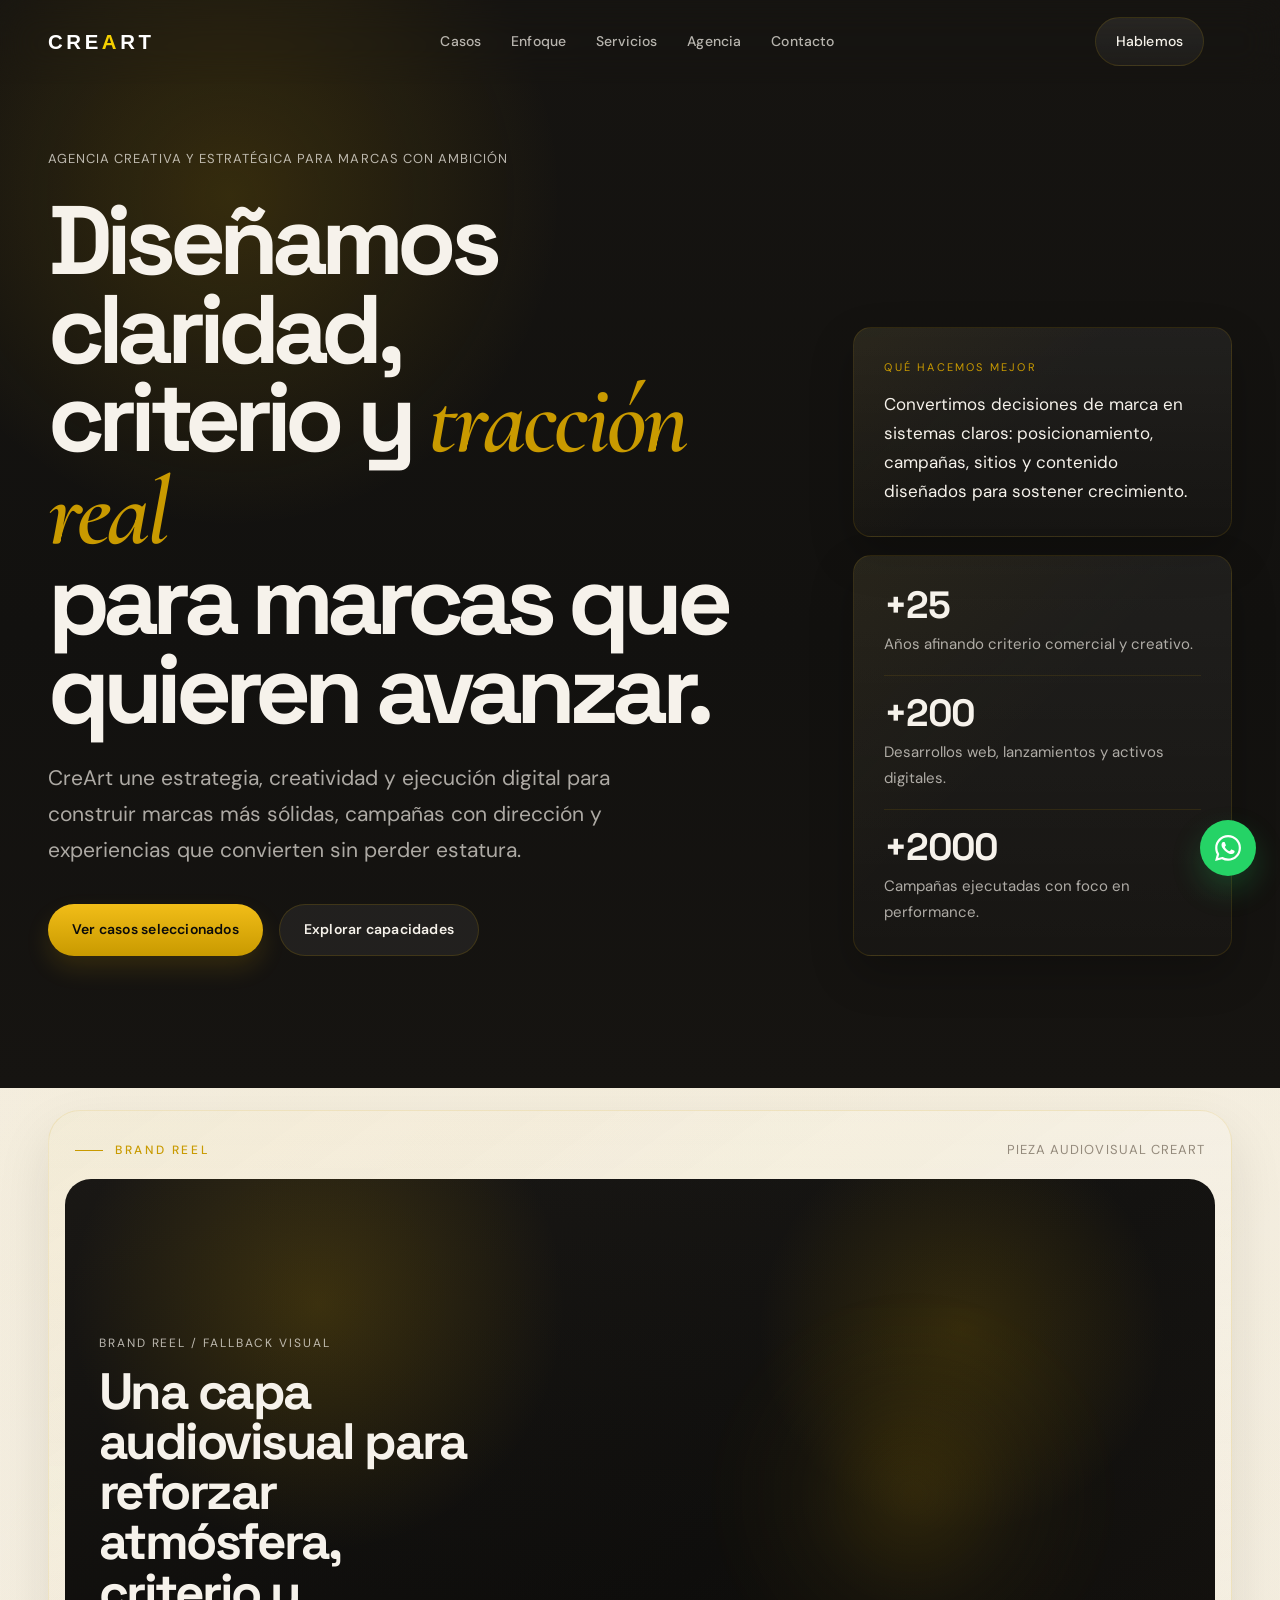
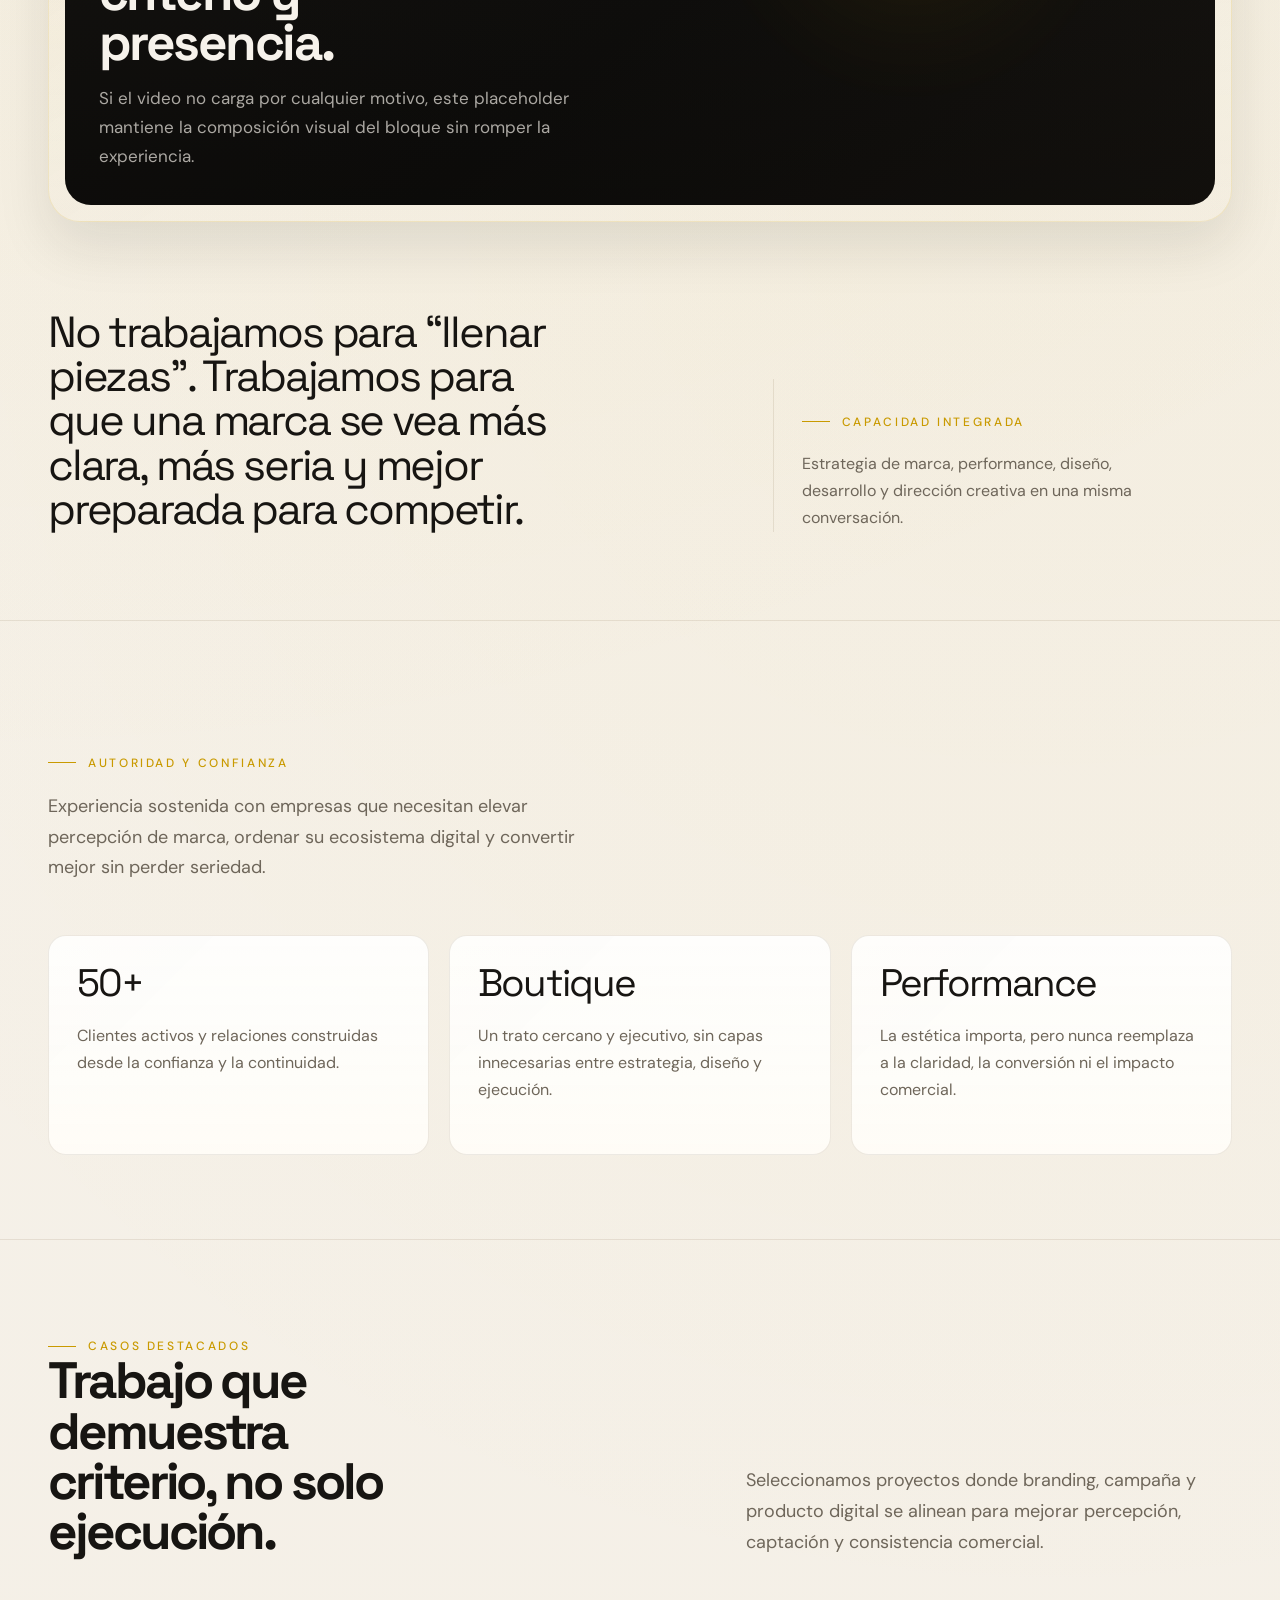
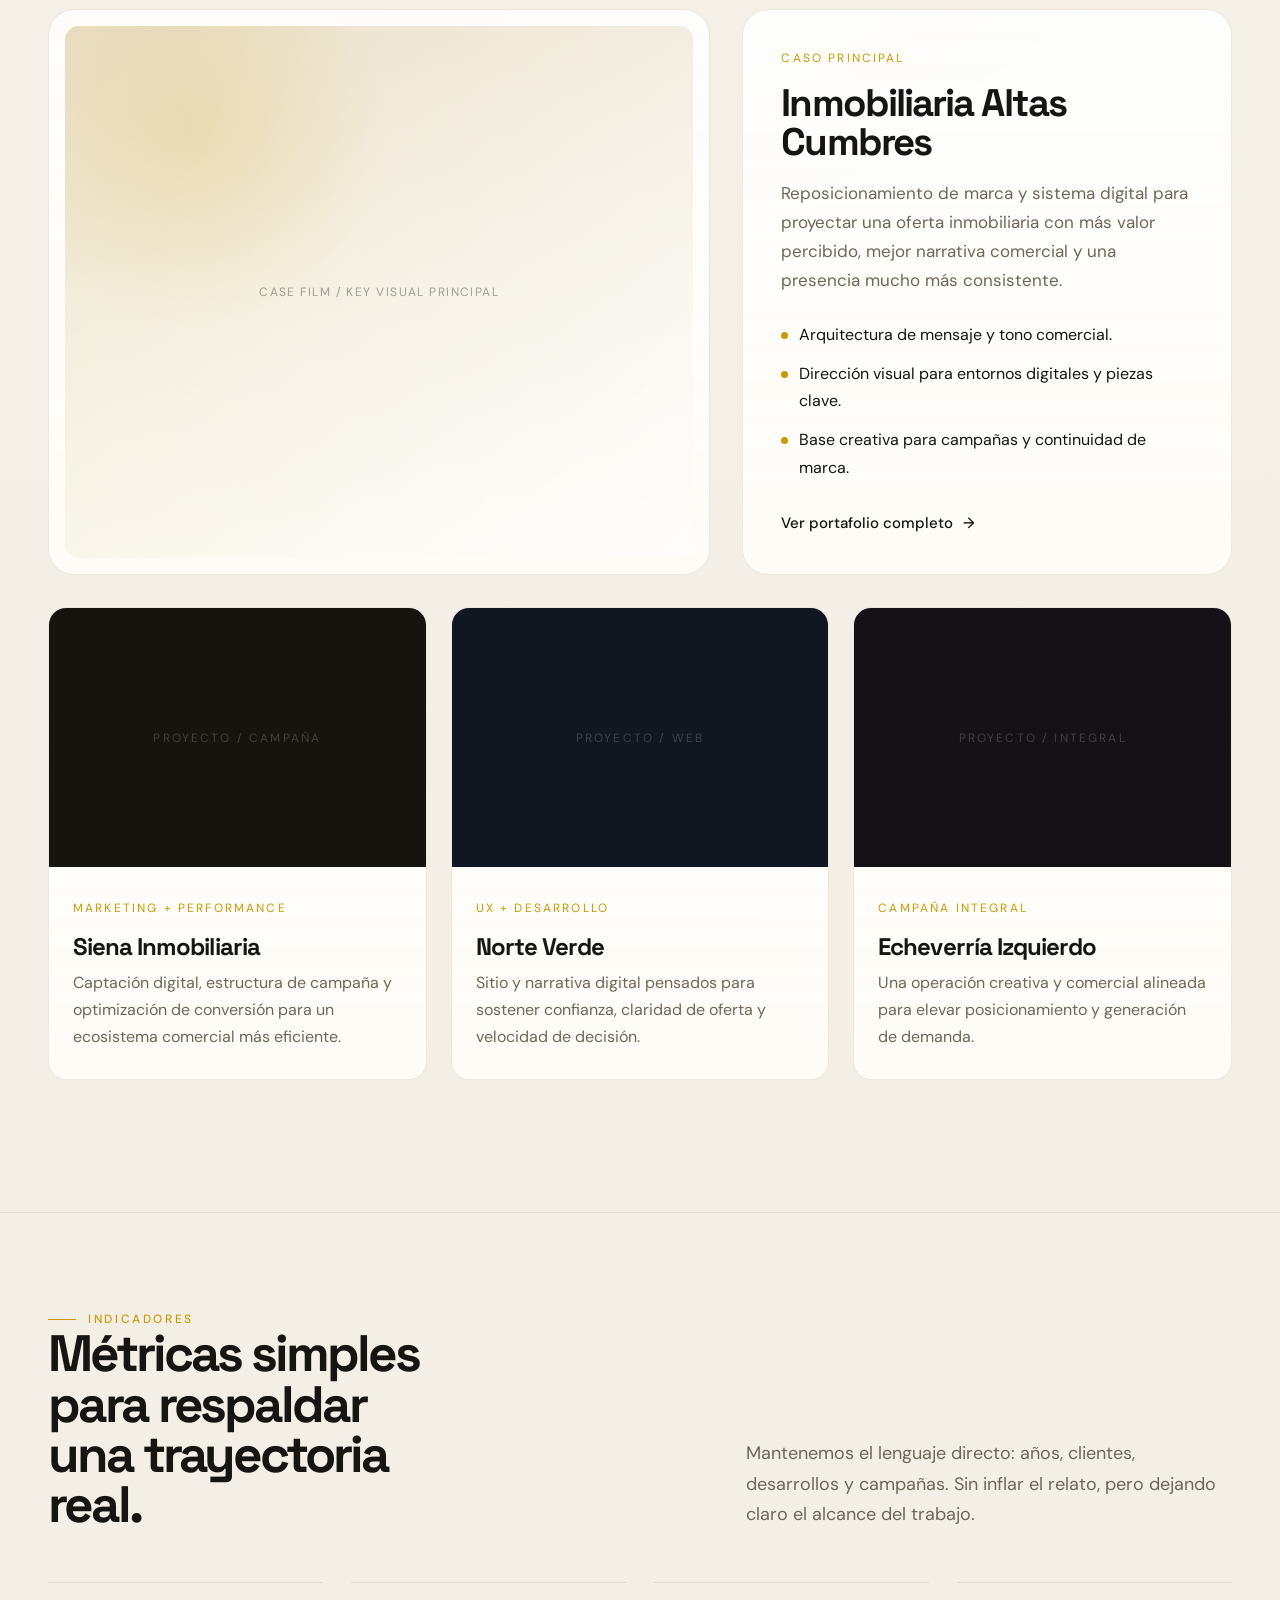
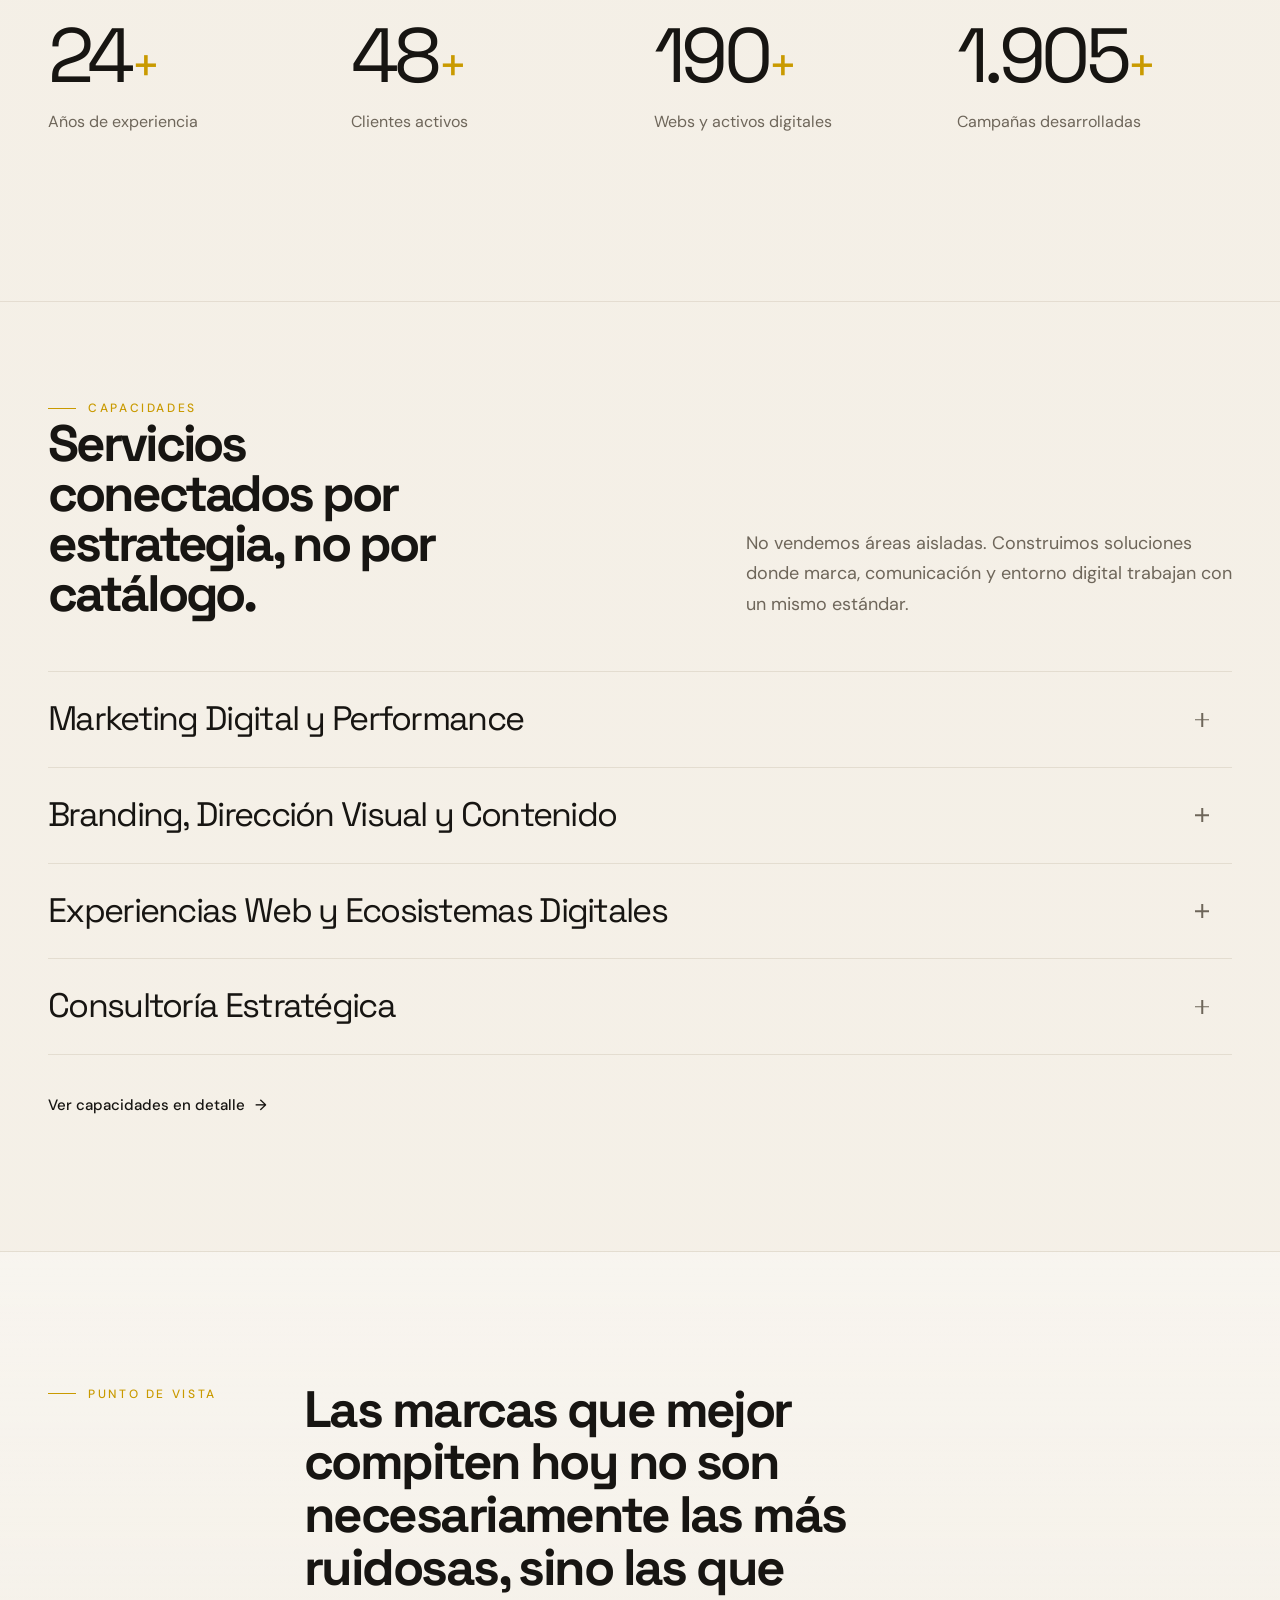
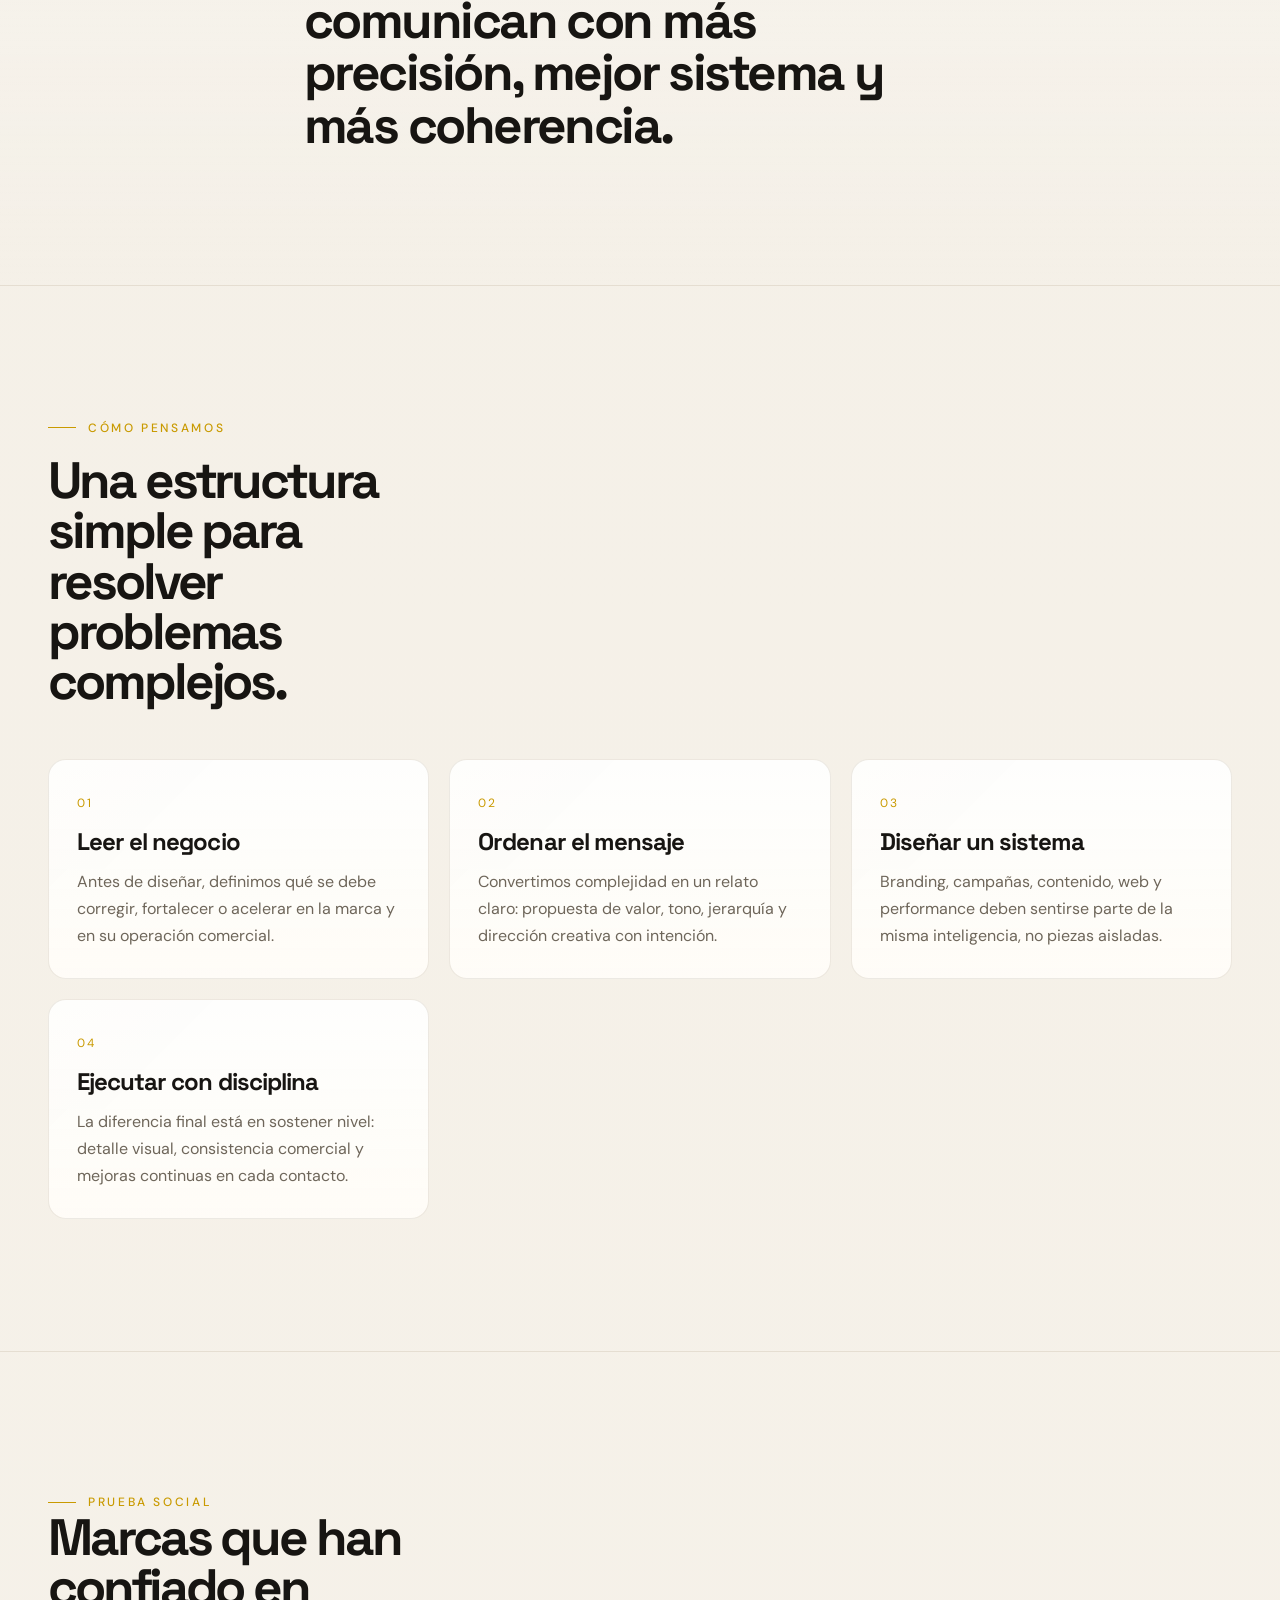
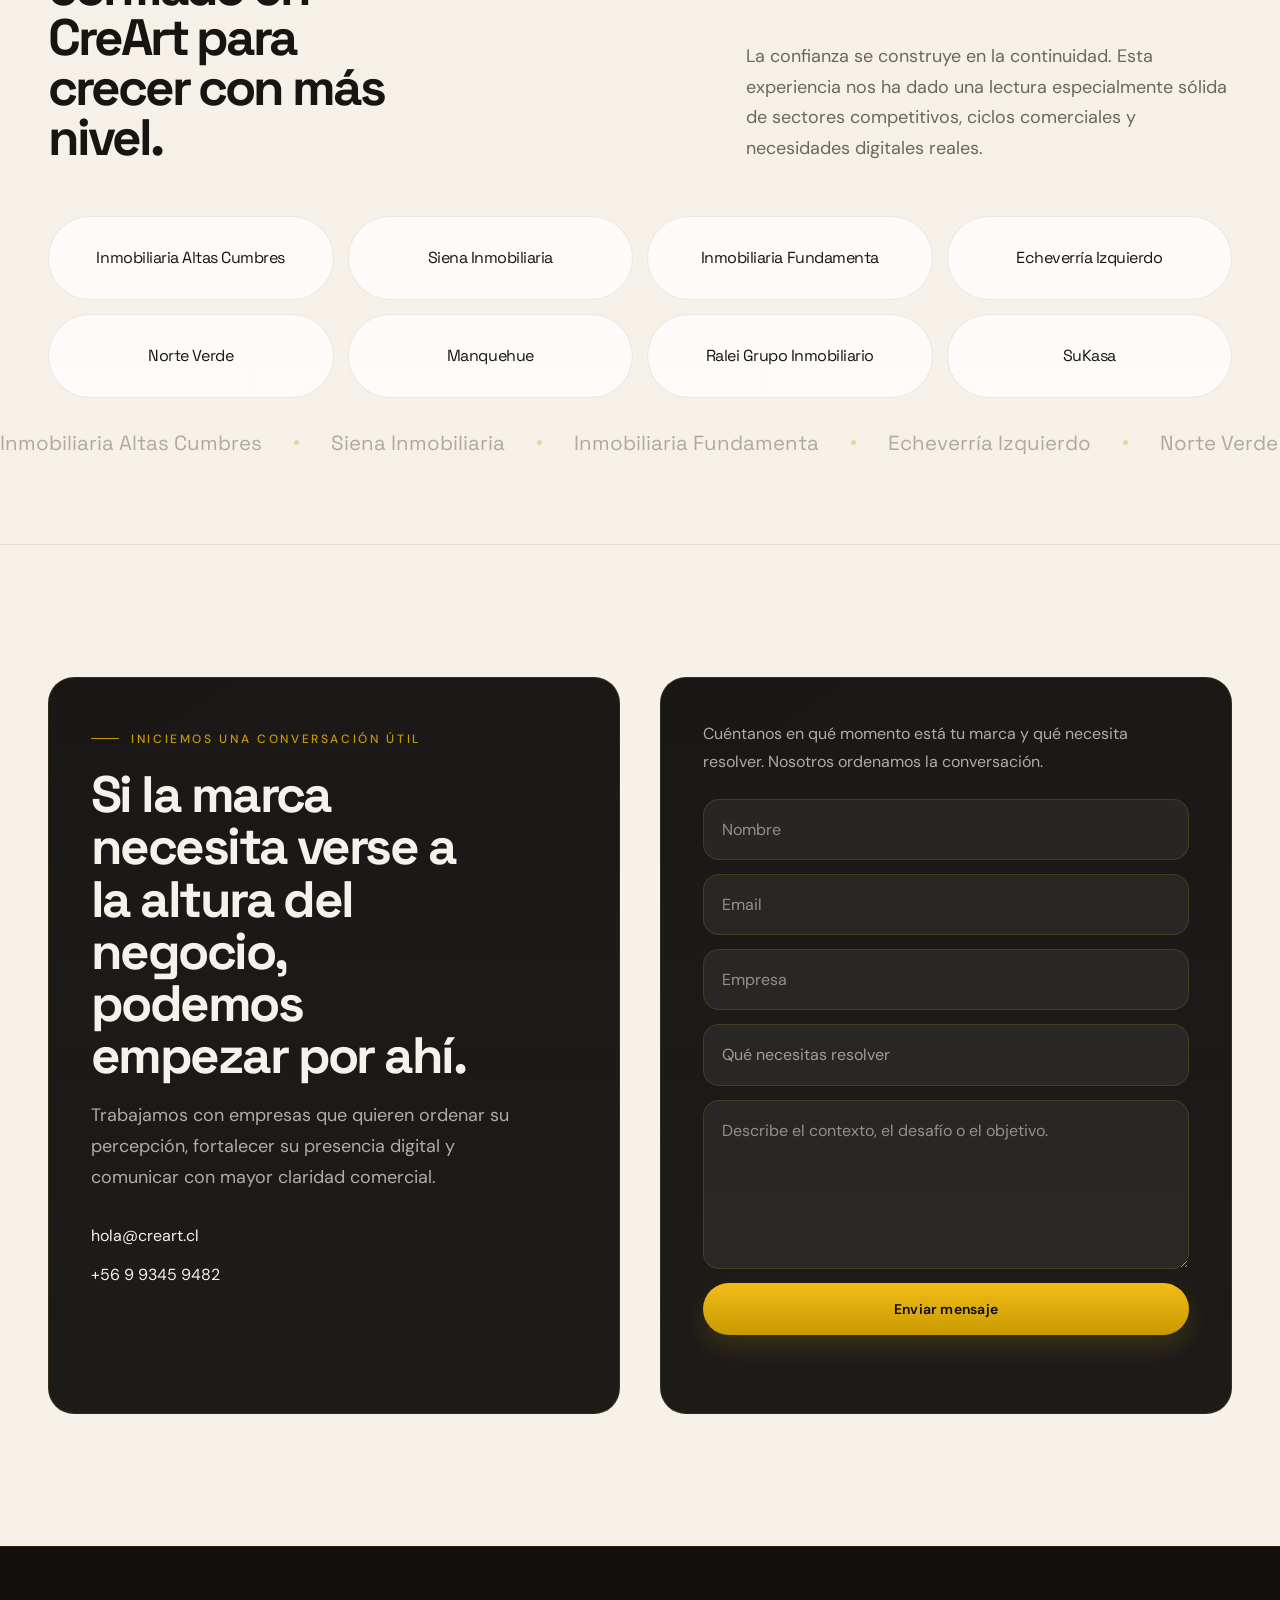
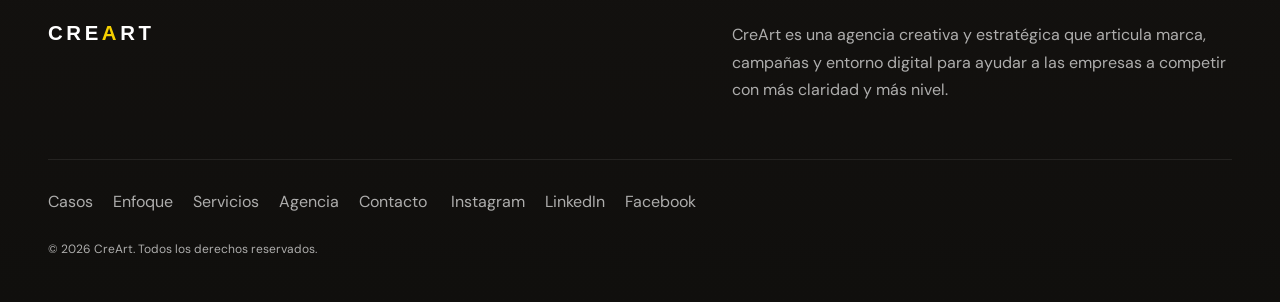
<file: CreArt/index.html>
<!DOCTYPE html>
<html lang="es">
<head>
  <meta charset="UTF-8">
  <meta name="viewport" content="width=device-width, initial-scale=1.0">
  <title>CreArt — Estrategia creativa para marcas que quieren avanzar</title>
  <meta name="description" content="CreArt es una agencia creativa y estratégica especializada en branding, campañas, performance y desarrollo digital para marcas que necesitan crecer con criterio.">
  <meta property="og:title" content="CreArt — Estrategia creativa para marcas que quieren avanzar">
  <meta property="og:description" content="Construimos marcas, campañas y experiencias digitales con foco estratégico, impacto comercial y ejecución sólida.">
  <meta property="og:type" content="website">
  <meta property="og:url" content="https://creart.cl">
  <link rel="preconnect" href="https://fonts.googleapis.com">
  <link rel="preconnect" href="https://fonts.gstatic.com" crossorigin>
  <link href="https://fonts.googleapis.com/css2?family=Cormorant+Garamond:wght@500;600&family=Space+Grotesk:wght@400;500;700&family=DM+Sans:wght@300;400;500&display=swap" rel="stylesheet">
  <link rel="stylesheet" href="css/style.css?v=3">
  <link rel="stylesheet" href="css/components.css?v=3">
  <link rel="stylesheet" href="css/animations.css?v=3">
</head>
<body>

  <header class="nav" id="nav">
    <div class="nav__inner">
      <a href="index.html" class="nav__logo" aria-label="Ir al inicio de CreArt">
        <img src="assets/img/logo-creart.svg" alt="CreArt" class="logo-img" data-logo-dark="assets/img/logo-creart-dark.svg" data-logo-light="assets/img/logo-creart.svg">
      </a>
      <nav class="nav__menu" aria-label="Principal">
        <a href="#trabajo" class="nav__link">Casos</a>
        <a href="#enfoque" class="nav__link">Enfoque</a>
        <a href="servicios.html" class="nav__link">Servicios</a>
        <a href="nosotros.html" class="nav__link">Agencia</a>
        <a href="contacto.html" class="nav__link">Contacto</a>
      </nav>
      <a href="#contacto" class="nav__cta">Hablemos</a>
      <button class="nav__hamburger" id="navToggle" aria-label="Abrir menú" aria-expanded="false" aria-controls="mobileMenu">
        <span></span>
        <span></span>
      </button>
    </div>
  </header>

  <div class="mobile-menu" id="mobileMenu">
    <nav class="mobile-menu__nav" aria-label="Menú móvil">
      <a href="#trabajo" class="mobile-menu__link">Casos</a>
      <a href="#enfoque" class="mobile-menu__link">Enfoque</a>
      <a href="servicios.html" class="mobile-menu__link">Servicios</a>
      <a href="nosotros.html" class="mobile-menu__link">Agencia</a>
      <a href="contacto.html" class="mobile-menu__link">Contacto</a>
    </nav>
  </div>

  <main>

    <section class="hero hero--home">
      <div class="container hero__grid">
        <div class="hero__main">
          <p class="hero__eyebrow">Agencia creativa y estratégica para marcas con ambición</p>
          <h1 class="hero__title">
            <span class="hero__line">Diseñamos claridad,</span>
            <span class="hero__line">criterio y <em>tracción real</em></span>
            <span class="hero__line">para marcas que quieren avanzar.</span>
          </h1>
          <p class="hero__sub">CreArt une estrategia, creatividad y ejecución digital para construir marcas más sólidas, campañas con dirección y experiencias que convierten sin perder estatura.</p>
          <div class="hero__actions">
            <a href="#trabajo" class="btn btn--primary">Ver casos seleccionados</a>
            <a href="servicios.html" class="btn btn--ghost">Explorar capacidades</a>
          </div>
        </div>
        <aside class="hero__aside reveal">
          <div class="hero-card hero-card--statement">
            <span class="hero-card__label">Qué hacemos mejor</span>
            <p>Convertimos decisiones de marca en sistemas claros: posicionamiento, campañas, sitios y contenido diseñados para sostener crecimiento.</p>
          </div>
          <div class="hero-card hero-card--metrics">
            <div class="hero-metric">
              <strong>+25</strong>
              <span>Años afinando criterio comercial y creativo.</span>
            </div>
            <div class="hero-metric">
              <strong>+200</strong>
              <span>Desarrollos web, lanzamientos y activos digitales.</span>
            </div>
            <div class="hero-metric">
              <strong>+2000</strong>
              <span>Campañas ejecutadas con foco en performance.</span>
            </div>
          </div>
        </aside>
      </div>
    </section>

    <section class="video-showcase reveal" aria-labelledby="videoShowcaseTitle">
      <div class="container">
        <div class="video-showcase__frame js-video-shell">
          <div class="video-showcase__header">
            <span class="section-kicker">Brand reel</span>
            <p class="video-showcase__meta">Pieza audiovisual CreArt</p>
          </div>

          <div class="video-showcase__media">
            <video
              class="video-showcase__video"
              autoplay
              muted
              loop
              playsinline
              preload="metadata"
              aria-hidden="true"
            >
              <source src="assets/video/Video%201.mp4" type="video/mp4">
            </video>

            <div class="video-showcase__placeholder">
              <div class="video-showcase__glow"></div>
              <div class="video-showcase__copy">
                <p class="video-showcase__eyebrow">Brand reel / fallback visual</p>
                <h2 id="videoShowcaseTitle" class="video-showcase__title">Una capa audiovisual para reforzar atmósfera, criterio y presencia.</h2>
                <p class="video-showcase__desc">Si el video no carga por cualquier motivo, este placeholder mantiene la composición visual del bloque sin romper la experiencia.</p>
              </div>
            </div>
          </div>
        </div>
      </div>
    </section>

    <section class="hero-band reveal">
      <div class="container hero-band__grid">
        <p class="hero-band__lead">No trabajamos para “llenar piezas”. Trabajamos para que una marca se vea más clara, más seria y mejor preparada para competir.</p>
        <div class="hero-band__panel">
          <span class="section-kicker">Capacidad integrada</span>
          <p>Estrategia de marca, performance, diseño, desarrollo y dirección creativa en una misma conversación.</p>
        </div>
      </div>
    </section>

    <section class="authority-strip">
      <div class="container">
        <div class="section-heading reveal">
          <span class="section-kicker">Autoridad y confianza</span>
          <p class="section-intro">Experiencia sostenida con empresas que necesitan elevar percepción de marca, ordenar su ecosistema digital y convertir mejor sin perder seriedad.</p>
        </div>
        <div class="authority-strip__grid">
          <div class="proof-card reveal">
            <span class="proof-card__value">50+</span>
            <p>Clientes activos y relaciones construidas desde la confianza y la continuidad.</p>
          </div>
          <div class="proof-card reveal">
            <span class="proof-card__value">Boutique</span>
            <p>Un trato cercano y ejecutivo, sin capas innecesarias entre estrategia, diseño y ejecución.</p>
          </div>
          <div class="proof-card reveal">
            <span class="proof-card__value">Performance</span>
            <p>La estética importa, pero nunca reemplaza a la claridad, la conversión ni el impacto comercial.</p>
          </div>
        </div>
      </div>
    </section>

    <section class="work work--editorial" id="trabajo">
      <div class="container">
        <div class="section-heading section-heading--split reveal">
          <div>
            <span class="section-kicker">Casos destacados</span>
            <h2 class="section-title">Trabajo que demuestra criterio, no solo ejecución.</h2>
          </div>
          <p class="section-intro">Seleccionamos proyectos donde branding, campaña y producto digital se alinean para mejorar percepción, captación y consistencia comercial.</p>
        </div>

        <div class="featured-case reveal">
          <div class="featured-case__visual">
            <div class="media-placeholder media-placeholder--large">
              <span>Case film / key visual principal</span>
            </div>
          </div>
          <div class="featured-case__content">
            <span class="featured-case__eyebrow">Caso principal</span>
            <h3>Inmobiliaria Altas Cumbres</h3>
            <p>Reposicionamiento de marca y sistema digital para proyectar una oferta inmobiliaria con más valor percibido, mejor narrativa comercial y una presencia mucho más consistente.</p>
            <ul class="case-points">
              <li>Arquitectura de mensaje y tono comercial.</li>
              <li>Dirección visual para entornos digitales y piezas clave.</li>
              <li>Base creativa para campañas y continuidad de marca.</li>
            </ul>
            <a href="trabajo.html" class="link-arrow">Ver portafolio completo <span>→</span></a>
          </div>
        </div>

        <div class="work__grid work__grid--refined">
          <a href="trabajo.html" class="work__item reveal">
            <div class="work__img" style="background:#17130f;">
              <span class="work__placeholder">Proyecto / campaña</span>
            </div>
            <div class="work__info">
              <span class="work__meta">Marketing + Performance</span>
              <h3 class="work__name">Siena Inmobiliaria</h3>
              <span class="work__desc">Captación digital, estructura de campaña y optimización de conversión para un ecosistema comercial más eficiente.</span>
            </div>
          </a>
          <a href="trabajo.html" class="work__item reveal">
            <div class="work__img" style="background:#101720;">
              <span class="work__placeholder">Proyecto / web</span>
            </div>
            <div class="work__info">
              <span class="work__meta">UX + Desarrollo</span>
              <h3 class="work__name">Norte Verde</h3>
              <span class="work__desc">Sitio y narrativa digital pensados para sostener confianza, claridad de oferta y velocidad de decisión.</span>
            </div>
          </a>
          <a href="trabajo.html" class="work__item reveal">
            <div class="work__img" style="background:#161116;">
              <span class="work__placeholder">Proyecto / integral</span>
            </div>
            <div class="work__info">
              <span class="work__meta">Campaña integral</span>
              <h3 class="work__name">Echeverría Izquierdo</h3>
              <span class="work__desc">Una operación creativa y comercial alineada para elevar posicionamiento y generación de demanda.</span>
            </div>
          </a>
        </div>
      </div>
    </section>

    <section class="stats stats--home reveal">
      <div class="container">
        <div class="section-heading section-heading--split">
          <div>
            <span class="section-kicker">Indicadores</span>
            <h2 class="section-title">Métricas simples para respaldar una trayectoria real.</h2>
          </div>
          <p class="section-intro">Mantenemos el lenguaje directo: años, clientes, desarrollos y campañas. Sin inflar el relato, pero dejando claro el alcance del trabajo.</p>
        </div>
        <div class="stats__grid">
          <div class="stats__item">
            <span class="stats__number" data-target="25">0</span><span class="stats__suffix">+</span>
            <span class="stats__label">Años de experiencia</span>
          </div>
          <div class="stats__item">
            <span class="stats__number" data-target="50">0</span><span class="stats__suffix">+</span>
            <span class="stats__label">Clientes activos</span>
          </div>
          <div class="stats__item">
            <span class="stats__number" data-target="200">0</span><span class="stats__suffix">+</span>
            <span class="stats__label">Webs y activos digitales</span>
          </div>
          <div class="stats__item">
            <span class="stats__number" data-target="2000">0</span><span class="stats__suffix">+</span>
            <span class="stats__label">Campañas desarrolladas</span>
          </div>
        </div>
      </div>
    </section>

    <section class="services services--home">
      <div class="container">
        <div class="section-heading section-heading--split reveal">
          <div>
            <span class="section-kicker">Capacidades</span>
            <h2 class="section-title">Servicios conectados por estrategia, no por catálogo.</h2>
          </div>
          <p class="section-intro">No vendemos áreas aisladas. Construimos soluciones donde marca, comunicación y entorno digital trabajan con un mismo estándar.</p>
        </div>
        <div class="services__list">

          <div class="accordion reveal" data-accordion>
            <button class="accordion__header" aria-expanded="false">
              <span class="accordion__title">Marketing Digital y Performance</span>
              <span class="accordion__icon"></span>
            </button>
            <div class="accordion__body">
              <div class="accordion__content">
                <p class="accordion__desc">Diseñamos campañas con lógica de negocio: adquisición, segmentación, piezas, automatización, análisis y optimización sostenida.</p>
                <div class="accordion__tags">
                  <span>Meta Ads</span>
                  <span>Google Ads</span>
                  <span>SEM</span>
                  <span>Automation</span>
                  <span>Analytics</span>
                  <span>Performance Creative</span>
                </div>
              </div>
            </div>
          </div>

          <div class="accordion reveal" data-accordion>
            <button class="accordion__header" aria-expanded="false">
              <span class="accordion__title">Branding, Dirección Visual y Contenido</span>
              <span class="accordion__icon"></span>
            </button>
            <div class="accordion__body">
              <div class="accordion__content">
                <p class="accordion__desc">Construimos identidad, sistemas visuales y criterios de presentación para que la marca gane reconocimiento y seriedad en cada punto de contacto.</p>
                <div class="accordion__tags">
                  <span>Identidad Visual</span>
                  <span>Sistema de Marca</span>
                  <span>Dirección de Arte</span>
                  <span>Contenido</span>
                  <span>Piezas Comerciales</span>
                </div>
              </div>
            </div>
          </div>

          <div class="accordion reveal" data-accordion>
            <button class="accordion__header" aria-expanded="false">
              <span class="accordion__title">Experiencias Web y Ecosistemas Digitales</span>
              <span class="accordion__icon"></span>
            </button>
            <div class="accordion__body">
              <div class="accordion__content">
                <p class="accordion__desc">Sitios, landing pages y activos digitales diseñados para elevar percepción, ordenar información y mejorar conversión con una experiencia más precisa.</p>
                <div class="accordion__tags">
                  <span>UX/UI</span>
                  <span>Web Corporativa</span>
                  <span>Landing Pages</span>
                  <span>Optimización</span>
                  <span>Mobile First</span>
                </div>
              </div>
            </div>
          </div>

          <div class="accordion reveal" data-accordion>
            <button class="accordion__header" aria-expanded="false">
              <span class="accordion__title">Consultoría Estratégica</span>
              <span class="accordion__icon"></span>
            </button>
            <div class="accordion__body">
              <div class="accordion__content">
                <p class="accordion__desc">Acompañamos decisiones de posicionamiento, narrativa y comercialización para alinear mejor la marca con sus objetivos de crecimiento.</p>
                <div class="accordion__tags">
                  <span>Diagnóstico</span>
                  <span>Posicionamiento</span>
                  <span>Comunicación</span>
                  <span>Estrategia Comercial</span>
                </div>
              </div>
            </div>
          </div>

        </div>
        <div class="services__cta reveal">
          <a href="servicios.html" class="link-arrow">Ver capacidades en detalle <span>→</span></a>
        </div>
      </div>
    </section>

    <section class="editorial-statement reveal">
      <div class="container editorial-statement__grid">
        <span class="section-kicker">Punto de vista</span>
        <h2>Las marcas que mejor compiten hoy no son necesariamente las más ruidosas, sino las que comunican con más precisión, mejor sistema y más coherencia.</h2>
      </div>
    </section>

    <section class="strategy" id="enfoque">
      <div class="container">
        <div class="section-heading reveal">
          <span class="section-kicker">Cómo pensamos</span>
          <h2 class="section-title">Una estructura simple para resolver problemas complejos.</h2>
        </div>
        <div class="strategy__grid">
          <article class="strategy-card reveal">
            <span class="strategy-card__index">01</span>
            <h3>Leer el negocio</h3>
            <p>Antes de diseñar, definimos qué se debe corregir, fortalecer o acelerar en la marca y en su operación comercial.</p>
          </article>
          <article class="strategy-card reveal">
            <span class="strategy-card__index">02</span>
            <h3>Ordenar el mensaje</h3>
            <p>Convertimos complejidad en un relato claro: propuesta de valor, tono, jerarquía y dirección creativa con intención.</p>
          </article>
          <article class="strategy-card reveal">
            <span class="strategy-card__index">03</span>
            <h3>Diseñar un sistema</h3>
            <p>Branding, campañas, contenido, web y performance deben sentirse parte de la misma inteligencia, no piezas aisladas.</p>
          </article>
          <article class="strategy-card reveal">
            <span class="strategy-card__index">04</span>
            <h3>Ejecutar con disciplina</h3>
            <p>La diferencia final está en sostener nivel: detalle visual, consistencia comercial y mejoras continuas en cada contacto.</p>
          </article>
        </div>
      </div>
    </section>

    <section class="clients-proof">
      <div class="container">
        <div class="section-heading section-heading--split reveal">
          <div>
            <span class="section-kicker">Prueba social</span>
            <h2 class="section-title">Marcas que han confiado en CreArt para crecer con más nivel.</h2>
          </div>
          <p class="section-intro">La confianza se construye en la continuidad. Esta experiencia nos ha dado una lectura especialmente sólida de sectores competitivos, ciclos comerciales y necesidades digitales reales.</p>
        </div>
        <div class="clients-wall reveal">
          <span class="clients-wall__item">Inmobiliaria Altas Cumbres</span>
          <span class="clients-wall__item">Siena Inmobiliaria</span>
          <span class="clients-wall__item">Inmobiliaria Fundamenta</span>
          <span class="clients-wall__item">Echeverría Izquierdo</span>
          <span class="clients-wall__item">Norte Verde</span>
          <span class="clients-wall__item">Manquehue</span>
          <span class="clients-wall__item">Ralei Grupo Inmobiliario</span>
          <span class="clients-wall__item">SuKasa</span>
        </div>
      </div>
      <div class="marquee">
        <div class="marquee__track">
          <span class="marquee__item">Inmobiliaria Altas Cumbres</span>
          <span class="marquee__dot"></span>
          <span class="marquee__item">Siena Inmobiliaria</span>
          <span class="marquee__dot"></span>
          <span class="marquee__item">Inmobiliaria Fundamenta</span>
          <span class="marquee__dot"></span>
          <span class="marquee__item">Echeverría Izquierdo</span>
          <span class="marquee__dot"></span>
          <span class="marquee__item">Norte Verde</span>
          <span class="marquee__dot"></span>
          <span class="marquee__item">Manquehue</span>
          <span class="marquee__dot"></span>
          <span class="marquee__item">Ralei Grupo Inmobiliario</span>
          <span class="marquee__dot"></span>
          <span class="marquee__item">SuKasa</span>
          <span class="marquee__dot"></span>
          <span class="marquee__item">Inmobiliaria Altas Cumbres</span>
          <span class="marquee__dot"></span>
          <span class="marquee__item">Siena Inmobiliaria</span>
          <span class="marquee__dot"></span>
          <span class="marquee__item">Inmobiliaria Fundamenta</span>
          <span class="marquee__dot"></span>
          <span class="marquee__item">Echeverría Izquierdo</span>
          <span class="marquee__dot"></span>
          <span class="marquee__item">Norte Verde</span>
          <span class="marquee__dot"></span>
          <span class="marquee__item">Manquehue</span>
          <span class="marquee__dot"></span>
          <span class="marquee__item">Ralei Grupo Inmobiliario</span>
          <span class="marquee__dot"></span>
          <span class="marquee__item">SuKasa</span>
          <span class="marquee__dot"></span>
        </div>
      </div>
    </section>

    <section class="contact contact--premium" id="contacto">
      <div class="container contact__shell">
        <div class="contact__intro reveal">
          <span class="section-kicker">Iniciemos una conversación útil</span>
          <h2 class="contact__heading">Si la marca necesita verse a la altura del negocio, podemos empezar por ahí.</h2>
          <p class="contact__sub">Trabajamos con empresas que quieren ordenar su percepción, fortalecer su presencia digital y comunicar con mayor claridad comercial.</p>
          <div class="contact__direct">
            <a href="mailto:hola@creart.cl">hola@creart.cl</a>
            <a href="tel:+56993459482">+56 9 9345 9482</a>
          </div>
        </div>
        <div class="contact__panel reveal">
          <div class="contact__panel-copy">
            <p>Cuéntanos en qué momento está tu marca y qué necesita resolver. Nosotros ordenamos la conversación.</p>
          </div>
          <form class="contact__form" id="contactForm" data-success-message="Gracias. Recibimos tu mensaje y te responderemos pronto.">
            <input type="text" name="nombre" placeholder="Nombre" required>
            <input type="email" name="email" placeholder="Email" required>
            <input type="text" name="empresa" placeholder="Empresa">
            <select name="servicio">
              <option value="" disabled selected>Qué necesitas resolver</option>
              <option value="marketing">Performance y campañas</option>
              <option value="branding">Branding y dirección visual</option>
              <option value="web">Sitio o experiencia digital</option>
              <option value="consultoria">Consultoría estratégica</option>
            </select>
            <textarea name="mensaje" placeholder="Describe el contexto, el desafío o el objetivo." rows="5"></textarea>
            <button type="submit" class="btn btn--primary">Enviar mensaje</button>
            <p class="form-feedback" aria-live="polite"></p>
          </form>
        </div>
      </div>
    </section>

  </main>

  <footer class="footer">
    <div class="container">
      <div class="footer__top">
        <div class="footer__brand">
          <img src="assets/img/logo-creart.svg" alt="CreArt" class="logo-img">
        </div>
        <div class="footer__copy">
          <p>CreArt es una agencia creativa y estratégica que articula marca, campañas y entorno digital para ayudar a las empresas a competir con más claridad y más nivel.</p>
        </div>
      </div>
      <div class="footer__bottom">
        <div class="footer__links">
          <a href="#trabajo">Casos</a>
          <a href="#enfoque">Enfoque</a>
          <a href="servicios.html">Servicios</a>
          <a href="nosotros.html">Agencia</a>
          <a href="contacto.html">Contacto</a>
        </div>
        <div class="footer__social">
          <a href="#" target="_blank" rel="noopener">Instagram</a>
          <a href="#" target="_blank" rel="noopener">LinkedIn</a>
          <a href="#" target="_blank" rel="noopener">Facebook</a>
        </div>
        <p class="footer__legal">&copy; 2026 CreArt. Todos los derechos reservados.</p>
      </div>
    </div>
  </footer>

  <a href="https://wa.me/56993459482" class="whatsapp" target="_blank" rel="noopener" aria-label="WhatsApp">
    <svg class="whatsapp__icon" viewBox="0 0 24 24" fill="currentColor"><path d="M17.472 14.382c-.297-.149-1.758-.867-2.03-.967-.273-.099-.471-.148-.67.15-.197.297-.767.966-.94 1.164-.173.199-.347.223-.644.075-.297-.15-1.255-.463-2.39-1.475-.883-.788-1.48-1.761-1.653-2.059-.173-.297-.018-.458.13-.606.134-.133.298-.347.446-.52.149-.174.198-.298.298-.497.099-.198.05-.371-.025-.52-.075-.149-.669-1.612-.916-2.207-.242-.579-.487-.5-.669-.51-.173-.008-.371-.01-.57-.01-.198 0-.52.074-.792.372-.272.297-1.04 1.016-1.04 2.479 0 1.462 1.065 2.875 1.213 3.074.149.198 2.096 3.2 5.077 4.487.709.306 1.262.489 1.694.625.712.227 1.36.195 1.871.118.571-.085 1.758-.719 2.006-1.413.248-.694.248-1.289.173-1.413-.074-.124-.272-.198-.57-.347m-5.421 7.403h-.004a9.87 9.87 0 01-5.031-1.378l-.361-.214-3.741.982.998-3.648-.235-.374a9.86 9.86 0 01-1.51-5.26c.001-5.45 4.436-9.884 9.888-9.884 2.64 0 5.122 1.03 6.988 2.898a9.825 9.825 0 012.893 6.994c-.003 5.45-4.437 9.884-9.885 9.884m8.413-18.297A11.815 11.815 0 0012.05 0C5.495 0 .16 5.335.157 11.892c0 2.096.547 4.142 1.588 5.945L.057 24l6.305-1.654a11.882 11.882 0 005.683 1.448h.005c6.554 0 11.89-5.335 11.893-11.893a11.821 11.821 0 00-3.48-8.413z"/></svg>
  </a>

  <script src="js/main.js"></script>
</body>
</html>
</file>
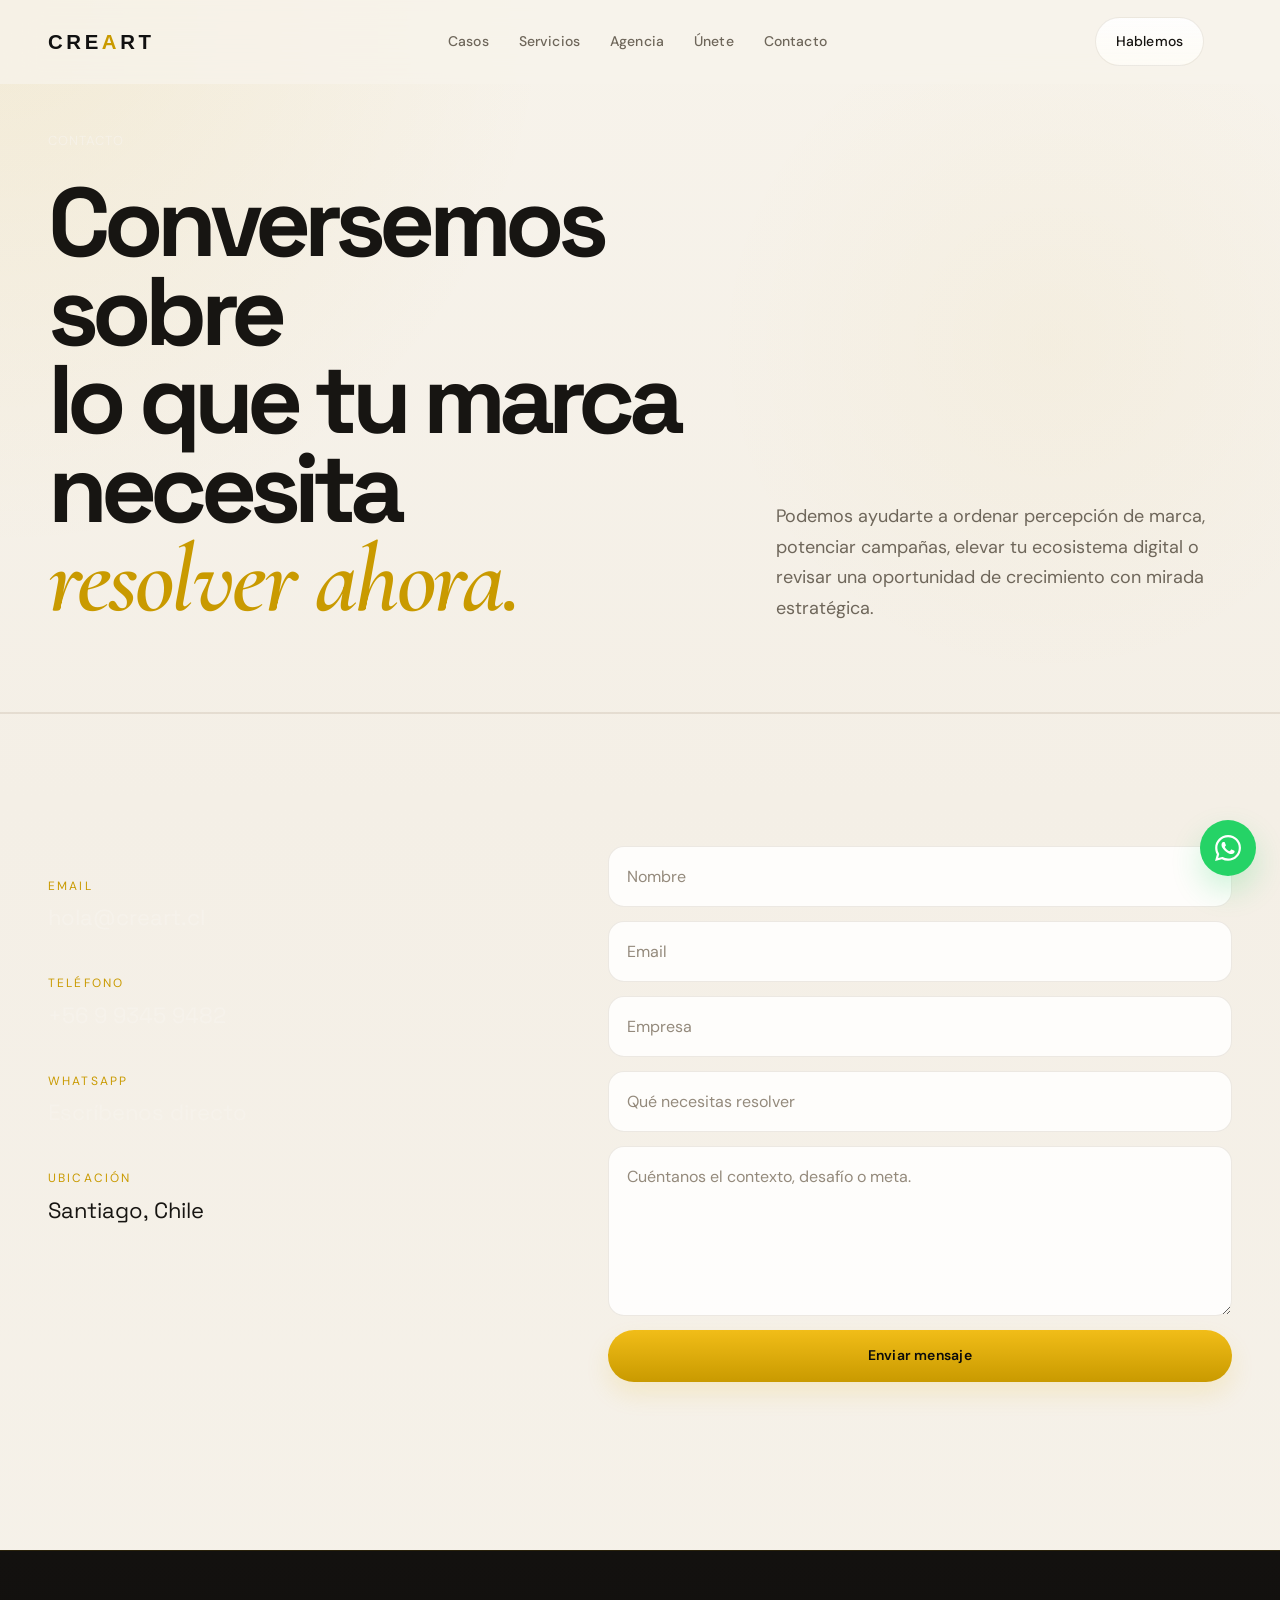
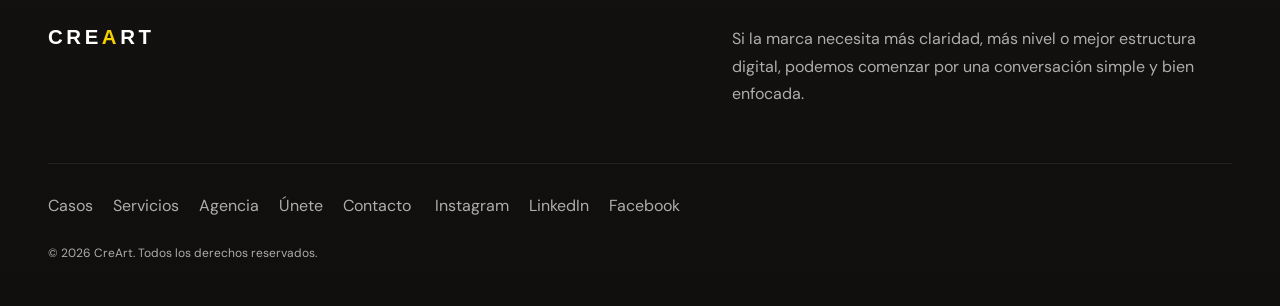
<file: CreArt/contacto.html>
<!DOCTYPE html>
<html lang="es">
<head>
  <meta charset="UTF-8">
  <meta name="viewport" content="width=device-width, initial-scale=1.0">
  <title>Contacto — CreArt</title>
  <meta name="description" content="Conversemos sobre tu próximo desafío de marca, performance o experiencia digital.">
  <link rel="preconnect" href="https://fonts.googleapis.com">
  <link rel="preconnect" href="https://fonts.gstatic.com" crossorigin>
  <link href="https://fonts.googleapis.com/css2?family=Cormorant+Garamond:wght@500;600&family=Space+Grotesk:wght@400;500;700&family=DM+Sans:wght@300;400;500&display=swap" rel="stylesheet">
  <link rel="stylesheet" href="css/style.css?v=3">
  <link rel="stylesheet" href="css/components.css?v=3">
  <link rel="stylesheet" href="css/animations.css?v=3">
</head>
<body class="theme-light">
  <header class="nav" id="nav">
    <div class="nav__inner">
      <a href="index.html" class="nav__logo" aria-label="Ir al inicio de CreArt"><img src="assets/img/logo-creart-dark.svg" alt="CreArt" class="logo-img"></a>
      <nav class="nav__menu" aria-label="Principal">
        <a href="trabajo.html" class="nav__link">Casos</a>
        <a href="servicios.html" class="nav__link">Servicios</a>
        <a href="nosotros.html" class="nav__link">Agencia</a>
        <a href="unete.html" class="nav__link">Únete</a>
        <a href="contacto.html" class="nav__link">Contacto</a>
      </nav>
      <a href="index.html#contacto" class="nav__cta">Hablemos</a>
      <button class="nav__hamburger" id="navToggle" aria-label="Abrir menú" aria-expanded="false" aria-controls="mobileMenu"><span></span><span></span></button>
    </div>
  </header>
  <div class="mobile-menu" id="mobileMenu">
    <nav class="mobile-menu__nav" aria-label="Menú móvil">
      <a href="trabajo.html" class="mobile-menu__link">Casos</a>
      <a href="servicios.html" class="mobile-menu__link">Servicios</a>
      <a href="nosotros.html" class="mobile-menu__link">Agencia</a>
      <a href="unete.html" class="mobile-menu__link">Únete</a>
      <a href="contacto.html" class="mobile-menu__link">Contacto</a>
    </nav>
  </div>
  <main>
    <section class="page-hero page-hero--light">
      <div class="container page-hero__layout">
        <div>
          <p class="hero__eyebrow">Contacto</p>
          <h1 class="hero__title">
            <span class="hero__line">Conversemos sobre</span>
            <span class="hero__line">lo que tu marca necesita</span>
            <span class="hero__line"><em>resolver ahora.</em></span>
          </h1>
        </div>
        <p class="page-hero__summary">Podemos ayudarte a ordenar percepción de marca, potenciar campañas, elevar tu ecosistema digital o revisar una oportunidad de crecimiento con mirada estratégica.</p>
      </div>
    </section>
    <section class="contact">
      <div class="container contact__grid">
        <div class="contact__left reveal">
          <div class="contact__direct">
            <div class="contact__block"><span class="contact__label">Email</span><a href="mailto:hola@creart.cl">hola@creart.cl</a></div>
            <div class="contact__block"><span class="contact__label">Teléfono</span><a href="tel:+56993459482">+56 9 9345 9482</a></div>
            <div class="contact__block"><span class="contact__label">WhatsApp</span><a href="https://wa.me/56993459482" target="_blank" rel="noopener">Escríbenos directo</a></div>
            <div class="contact__block"><span class="contact__label">Ubicación</span><p>Santiago, Chile</p></div>
          </div>
        </div>
        <form class="contact__form reveal" id="contactPageForm" data-success-message="Gracias. Recibimos tu mensaje y te contactaremos pronto.">
          <input type="text" name="nombre" placeholder="Nombre" required>
          <input type="email" name="email" placeholder="Email" required>
          <input type="text" name="empresa" placeholder="Empresa">
          <select name="servicio">
            <option value="" disabled selected>Qué necesitas resolver</option>
            <option value="marketing">Performance y campañas</option>
            <option value="branding">Branding y dirección visual</option>
            <option value="web">Sitio o experiencia digital</option>
            <option value="consultoria">Consultoría estratégica</option>
          </select>
          <textarea name="mensaje" placeholder="Cuéntanos el contexto, desafío o meta." rows="5"></textarea>
          <button type="submit" class="btn btn--primary">Enviar mensaje</button>
          <p class="form-feedback" aria-live="polite"></p>
        </form>
      </div>
    </section>
  </main>
  <footer class="footer">
    <div class="container">
      <div class="footer__top">
        <div class="footer__brand"><img src="assets/img/logo-creart.svg" alt="CreArt" class="logo-img"></div>
        <div class="footer__copy"><p>Si la marca necesita más claridad, más nivel o mejor estructura digital, podemos comenzar por una conversación simple y bien enfocada.</p></div>
      </div>
      <div class="footer__bottom">
        <div class="footer__links"><a href="trabajo.html">Casos</a><a href="servicios.html">Servicios</a><a href="nosotros.html">Agencia</a><a href="unete.html">Únete</a><a href="contacto.html">Contacto</a></div>
        <div class="footer__social"><a href="#">Instagram</a><a href="#">LinkedIn</a><a href="#">Facebook</a></div>
        <p class="footer__legal">&copy; 2026 CreArt. Todos los derechos reservados.</p>
      </div>
    </div>
  </footer>
  <a href="https://wa.me/56993459482" class="whatsapp" target="_blank" rel="noopener" aria-label="WhatsApp"><svg class="whatsapp__icon" viewBox="0 0 24 24" fill="currentColor"><path d="M17.472 14.382c-.297-.149-1.758-.867-2.03-.967-.273-.099-.471-.148-.67.15-.197.297-.767.966-.94 1.164-.173.199-.347.223-.644.075-.297-.15-1.255-.463-2.39-1.475-.883-.788-1.48-1.761-1.653-2.059-.173-.297-.018-.458.13-.606.134-.133.298-.347.446-.52.149-.174.198-.298.298-.497.099-.198.05-.371-.025-.52-.075-.149-.669-1.612-.916-2.207-.242-.579-.487-.5-.669-.51-.173-.008-.371-.01-.57-.01-.198 0-.52.074-.792.372-.272.297-1.04 1.016-1.04 2.479 0 1.462 1.065 2.875 1.213 3.074.149.198 2.096 3.2 5.077 4.487.709.306 1.262.489 1.694.625.712.227 1.36.195 1.871.118.571-.085 1.758-.719 2.006-1.413.248-.694.248-1.289.173-1.413-.074-.124-.272-.198-.57-.347m-5.421 7.403h-.004a9.87 9.87 0 01-5.031-1.378l-.361-.214-3.741.982.998-3.648-.235-.374a9.86 9.86 0 01-1.51-5.26c.001-5.45 4.436-9.884 9.888-9.884 2.64 0 5.122 1.03 6.988 2.898a9.825 9.825 0 012.893 6.994c-.003 5.45-4.437 9.884-9.885 9.884m8.413-18.297A11.815 11.815 0 0012.05 0C5.495 0 .16 5.335.157 11.892c0 2.096.547 4.142 1.588 5.945L.057 24l6.305-1.654a11.882 11.882 0 005.683 1.448h.005c6.554 0 11.89-5.335 11.893-11.893a11.821 11.821 0 00-3.48-8.413z"/></svg></a>
  <script src="js/main.js"></script>
</body>
</html>
</file>
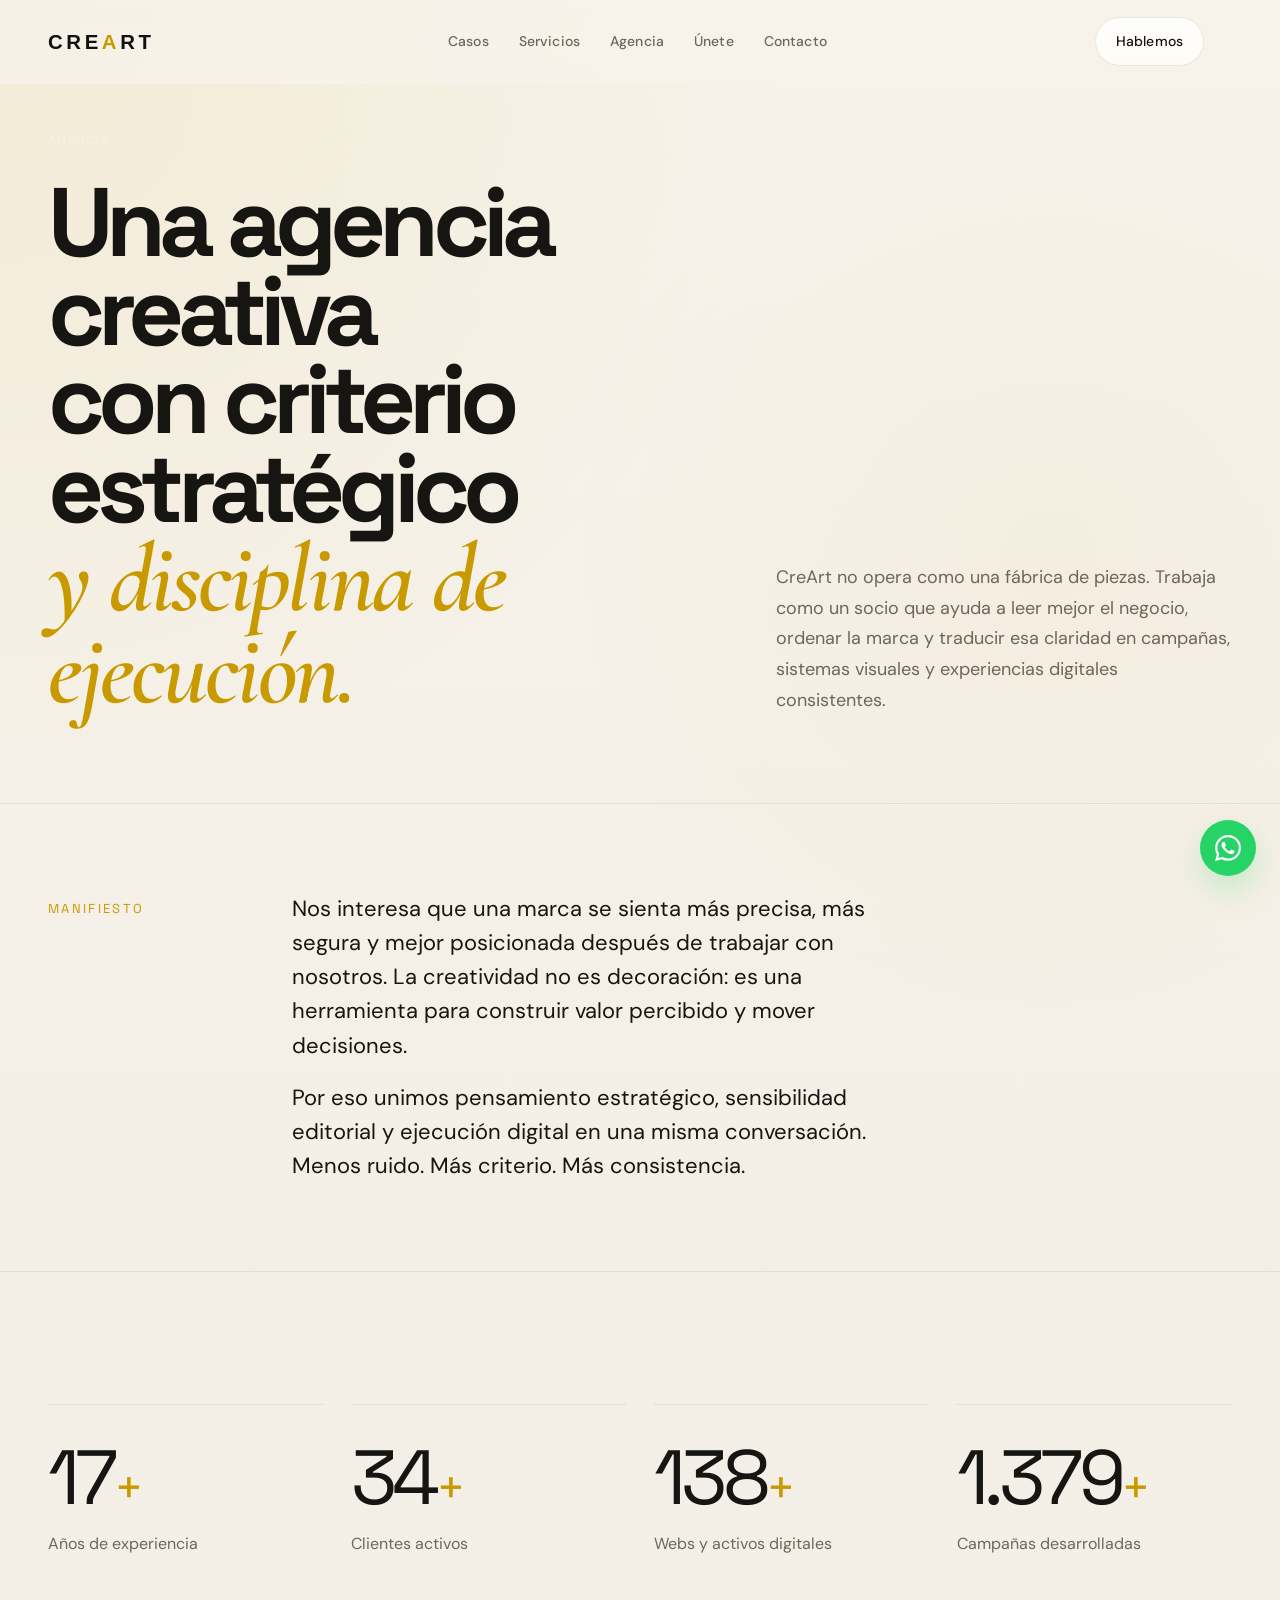
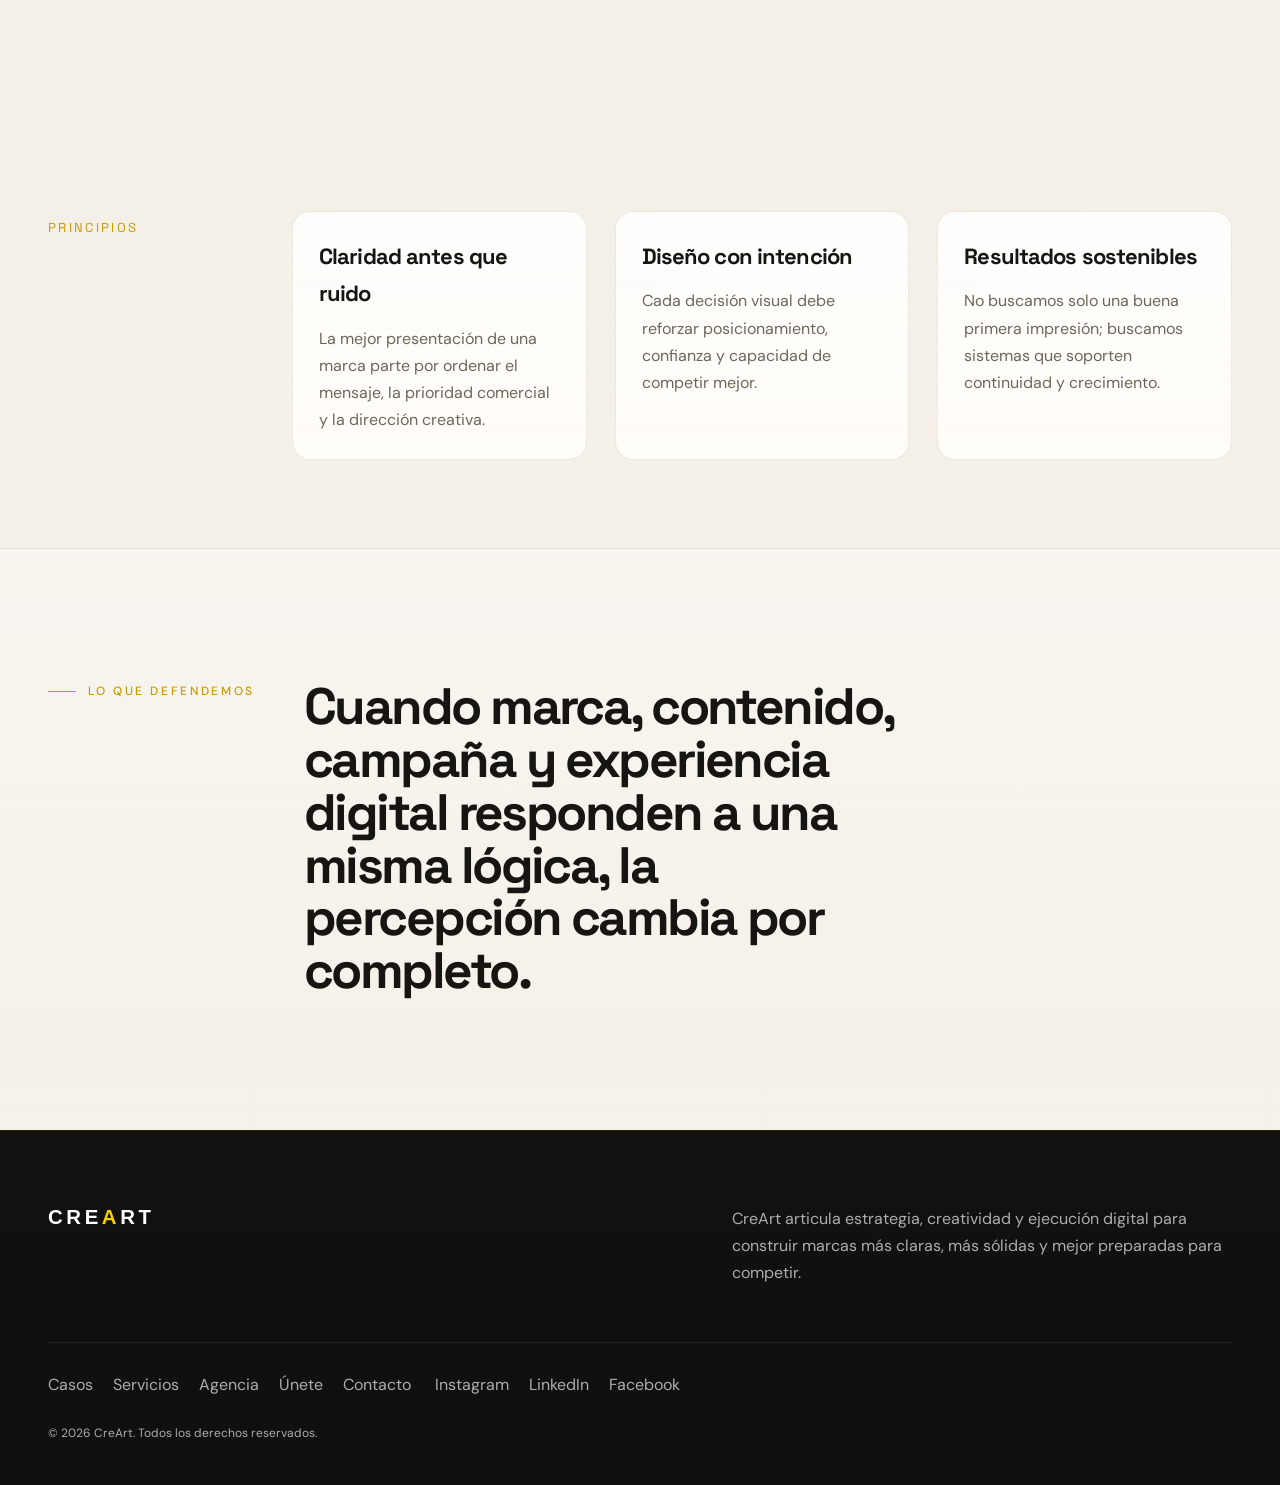
<file: CreArt/nosotros.html>
<!DOCTYPE html>
<html lang="es">
<head>
  <meta charset="UTF-8">
  <meta name="viewport" content="width=device-width, initial-scale=1.0">
  <title>Agencia — CreArt</title>
  <meta name="description" content="Conoce la agencia detrás de CreArt: estrategia, dirección creativa y ejecución digital con más de 25 años de experiencia.">
  <link rel="preconnect" href="https://fonts.googleapis.com">
  <link rel="preconnect" href="https://fonts.gstatic.com" crossorigin>
  <link href="https://fonts.googleapis.com/css2?family=Cormorant+Garamond:wght@500;600&family=Space+Grotesk:wght@400;500;700&family=DM+Sans:wght@300;400;500&display=swap" rel="stylesheet">
  <link rel="stylesheet" href="css/style.css?v=3">
  <link rel="stylesheet" href="css/components.css?v=3">
  <link rel="stylesheet" href="css/animations.css?v=3">
</head>
<body class="theme-light">
  <header class="nav" id="nav">
    <div class="nav__inner">
      <a href="index.html" class="nav__logo" aria-label="Ir al inicio de CreArt"><img src="assets/img/logo-creart-dark.svg" alt="CreArt" class="logo-img"></a>
      <nav class="nav__menu" aria-label="Principal">
        <a href="trabajo.html" class="nav__link">Casos</a>
        <a href="servicios.html" class="nav__link">Servicios</a>
        <a href="nosotros.html" class="nav__link">Agencia</a>
        <a href="unete.html" class="nav__link">Únete</a>
        <a href="contacto.html" class="nav__link">Contacto</a>
      </nav>
      <a href="contacto.html" class="nav__cta">Hablemos</a>
      <button class="nav__hamburger" id="navToggle" aria-label="Abrir menú" aria-expanded="false" aria-controls="mobileMenu"><span></span><span></span></button>
    </div>
  </header>
  <div class="mobile-menu" id="mobileMenu">
    <nav class="mobile-menu__nav" aria-label="Menú móvil">
      <a href="trabajo.html" class="mobile-menu__link">Casos</a>
      <a href="servicios.html" class="mobile-menu__link">Servicios</a>
      <a href="nosotros.html" class="mobile-menu__link">Agencia</a>
      <a href="unete.html" class="mobile-menu__link">Únete</a>
      <a href="contacto.html" class="mobile-menu__link">Contacto</a>
    </nav>
  </div>
  <main>
    <section class="page-hero page-hero--light">
      <div class="container page-hero__layout">
        <div>
          <p class="hero__eyebrow">Agencia</p>
          <h1 class="hero__title">
            <span class="hero__line">Una agencia creativa</span>
            <span class="hero__line">con criterio estratégico</span>
            <span class="hero__line"><em>y disciplina de ejecución.</em></span>
          </h1>
        </div>
        <p class="page-hero__summary">CreArt no opera como una fábrica de piezas. Trabaja como un socio que ayuda a leer mejor el negocio, ordenar la marca y traducir esa claridad en campañas, sistemas visuales y experiencias digitales consistentes.</p>
      </div>
    </section>
    <section class="about-block reveal">
      <div class="container">
        <div class="about-block__grid">
          <div class="about-block__label">Manifiesto</div>
          <div class="about-block__content">
            <p class="about-block__text">Nos interesa que una marca se sienta más precisa, más segura y mejor posicionada después de trabajar con nosotros. La creatividad no es decoración: es una herramienta para construir valor percibido y mover decisiones.</p>
            <p class="about-block__text">Por eso unimos pensamiento estratégico, sensibilidad editorial y ejecución digital en una misma conversación. Menos ruido. Más criterio. Más consistencia.</p>
          </div>
        </div>
      </div>
    </section>
    <section class="stats reveal">
      <div class="container">
        <div class="stats__grid">
          <div class="stats__item"><span class="stats__number" data-target="25">0</span><span class="stats__suffix">+</span><span class="stats__label">Años de experiencia</span></div>
          <div class="stats__item"><span class="stats__number" data-target="50">0</span><span class="stats__suffix">+</span><span class="stats__label">Clientes activos</span></div>
          <div class="stats__item"><span class="stats__number" data-target="200">0</span><span class="stats__suffix">+</span><span class="stats__label">Webs y activos digitales</span></div>
          <div class="stats__item"><span class="stats__number" data-target="2000">0</span><span class="stats__suffix">+</span><span class="stats__label">Campañas desarrolladas</span></div>
        </div>
      </div>
    </section>
    <section class="about-block reveal">
      <div class="container">
        <div class="about-block__grid">
          <div class="about-block__label">Principios</div>
          <div class="about-block__content">
            <div class="about-values">
              <div class="about-values__item">
                <h3>Claridad antes que ruido</h3>
                <p>La mejor presentación de una marca parte por ordenar el mensaje, la prioridad comercial y la dirección creativa.</p>
              </div>
              <div class="about-values__item">
                <h3>Diseño con intención</h3>
                <p>Cada decisión visual debe reforzar posicionamiento, confianza y capacidad de competir mejor.</p>
              </div>
              <div class="about-values__item">
                <h3>Resultados sostenibles</h3>
                <p>No buscamos solo una buena primera impresión; buscamos sistemas que soporten continuidad y crecimiento.</p>
              </div>
            </div>
          </div>
        </div>
      </div>
    </section>
    <section class="editorial-statement editorial-statement--light reveal">
      <div class="container editorial-statement__grid">
        <span class="section-kicker">Lo que defendemos</span>
        <h2>Cuando marca, contenido, campaña y experiencia digital responden a una misma lógica, la percepción cambia por completo.</h2>
      </div>
    </section>
  </main>
  <footer class="footer">
    <div class="container">
      <div class="footer__top">
        <div class="footer__brand"><img src="assets/img/logo-creart.svg" alt="CreArt" class="logo-img"></div>
        <div class="footer__copy"><p>CreArt articula estrategia, creatividad y ejecución digital para construir marcas más claras, más sólidas y mejor preparadas para competir.</p></div>
      </div>
      <div class="footer__bottom">
        <div class="footer__links"><a href="trabajo.html">Casos</a><a href="servicios.html">Servicios</a><a href="nosotros.html">Agencia</a><a href="unete.html">Únete</a><a href="contacto.html">Contacto</a></div>
        <div class="footer__social"><a href="#">Instagram</a><a href="#">LinkedIn</a><a href="#">Facebook</a></div>
        <p class="footer__legal">&copy; 2026 CreArt. Todos los derechos reservados.</p>
      </div>
    </div>
  </footer>
  <a href="https://wa.me/56993459482" class="whatsapp" target="_blank" rel="noopener" aria-label="WhatsApp"><svg class="whatsapp__icon" viewBox="0 0 24 24" fill="currentColor"><path d="M17.472 14.382c-.297-.149-1.758-.867-2.03-.967-.273-.099-.471-.148-.67.15-.197.297-.767.966-.94 1.164-.173.199-.347.223-.644.075-.297-.15-1.255-.463-2.39-1.475-.883-.788-1.48-1.761-1.653-2.059-.173-.297-.018-.458.13-.606.134-.133.298-.347.446-.52.149-.174.198-.298.298-.497.099-.198.05-.371-.025-.52-.075-.149-.669-1.612-.916-2.207-.242-.579-.487-.5-.669-.51-.173-.008-.371-.01-.57-.01-.198 0-.52.074-.792.372-.272.297-1.04 1.016-1.04 2.479 0 1.462 1.065 2.875 1.213 3.074.149.198 2.096 3.2 5.077 4.487.709.306 1.262.489 1.694.625.712.227 1.36.195 1.871.118.571-.085 1.758-.719 2.006-1.413.248-.694.248-1.289.173-1.413-.074-.124-.272-.198-.57-.347m-5.421 7.403h-.004a9.87 9.87 0 01-5.031-1.378l-.361-.214-3.741.982.998-3.648-.235-.374a9.86 9.86 0 01-1.51-5.26c.001-5.45 4.436-9.884 9.888-9.884 2.64 0 5.122 1.03 6.988 2.898a9.825 9.825 0 012.893 6.994c-.003 5.45-4.437 9.884-9.885 9.884m8.413-18.297A11.815 11.815 0 0012.05 0C5.495 0 .16 5.335.157 11.892c0 2.096.547 4.142 1.588 5.945L.057 24l6.305-1.654a11.882 11.882 0 005.683 1.448h.005c6.554 0 11.89-5.335 11.893-11.893a11.821 11.821 0 00-3.48-8.413z"/></svg></a>
  <script src="js/main.js"></script>
</body>
</html>
</file>
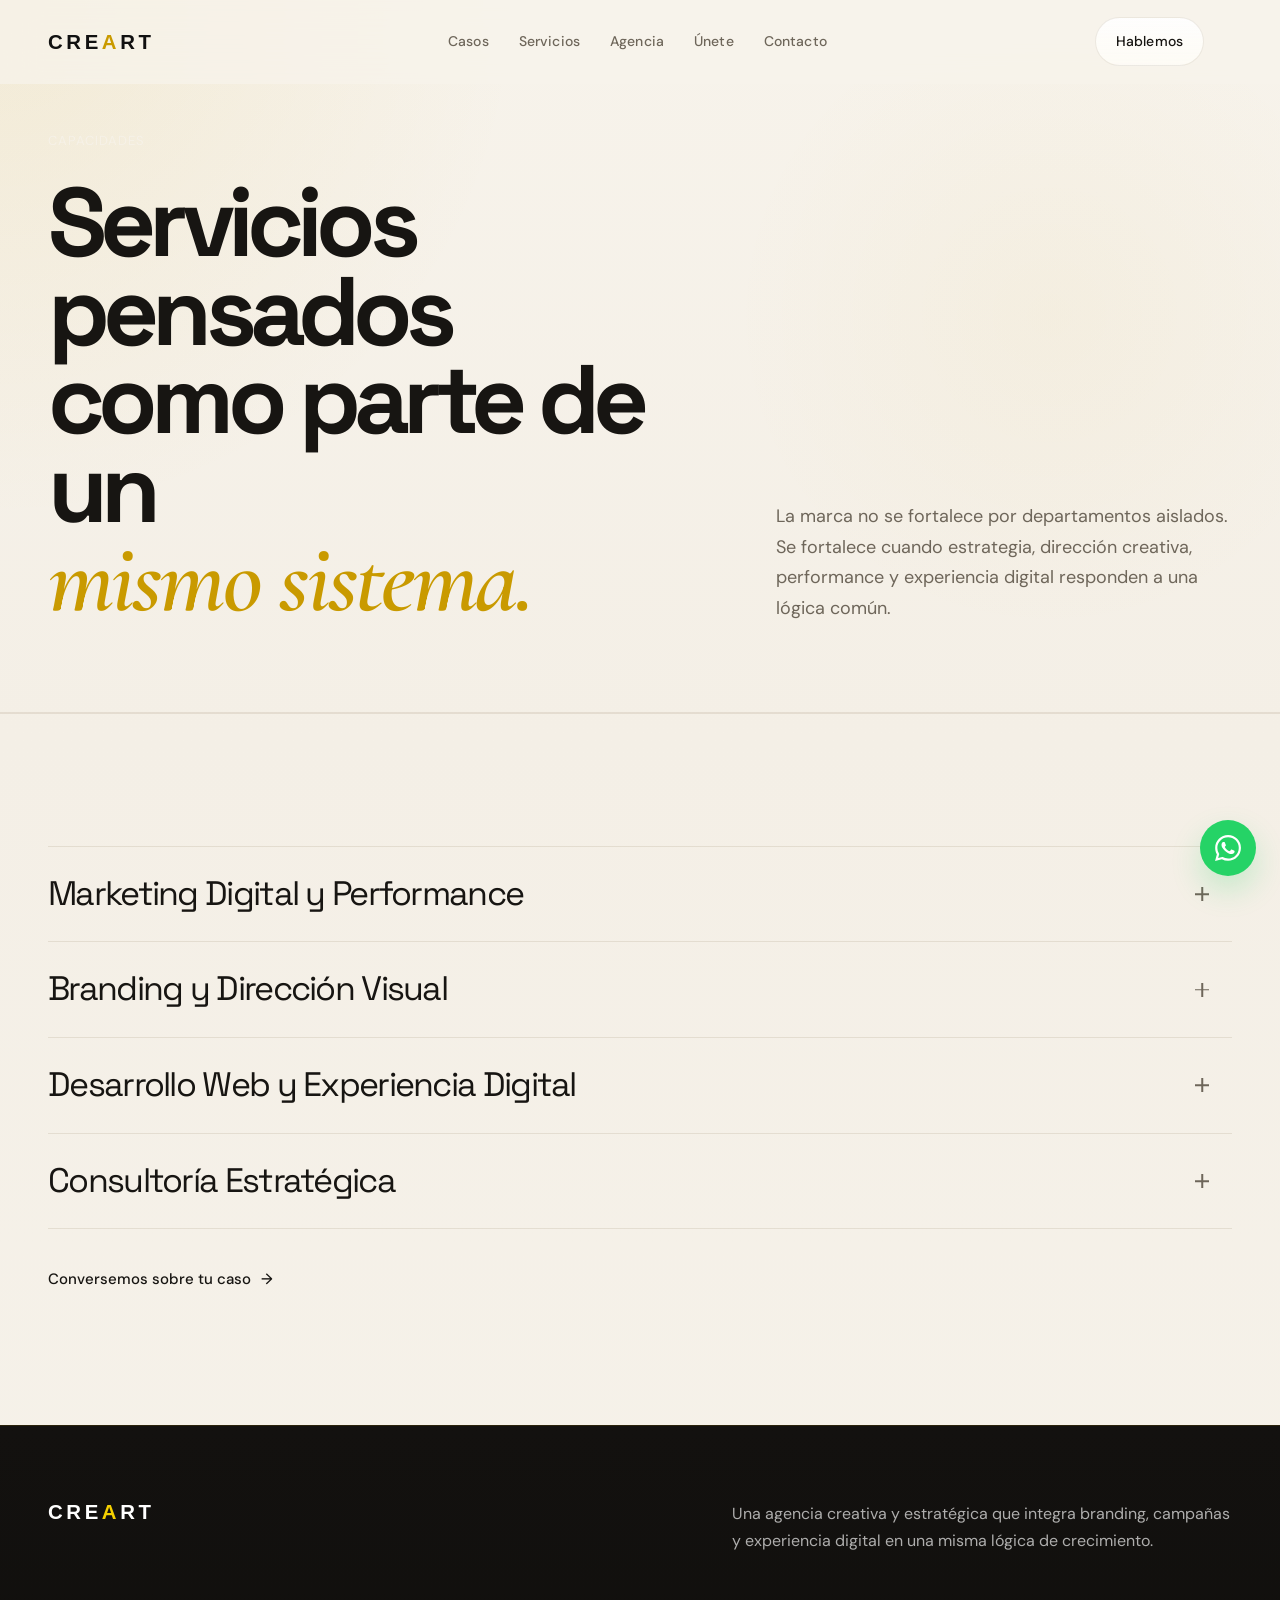
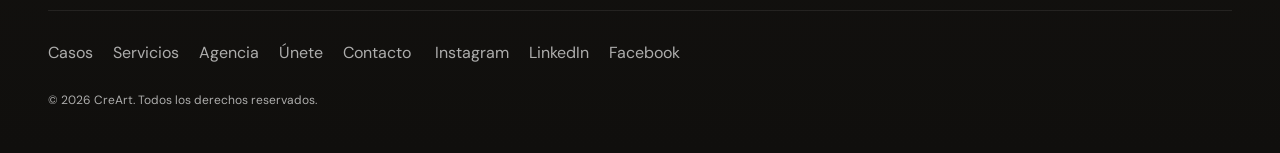
<file: CreArt/servicios.html>
<!DOCTYPE html>
<html lang="es">
<head>
  <meta charset="UTF-8">
  <meta name="viewport" content="width=device-width, initial-scale=1.0">
  <title>Servicios — CreArt</title>
  <meta name="description" content="Capacidades de CreArt: branding, performance, desarrollo digital y consultoría estratégica.">
  <link rel="preconnect" href="https://fonts.googleapis.com">
  <link rel="preconnect" href="https://fonts.gstatic.com" crossorigin>
  <link href="https://fonts.googleapis.com/css2?family=Cormorant+Garamond:wght@500;600&family=Space+Grotesk:wght@400;500;700&family=DM+Sans:wght@300;400;500&display=swap" rel="stylesheet">
  <link rel="stylesheet" href="css/style.css?v=3">
  <link rel="stylesheet" href="css/components.css?v=3">
  <link rel="stylesheet" href="css/animations.css?v=3">
</head>
<body class="theme-light">
  <header class="nav" id="nav">
    <div class="nav__inner">
      <a href="index.html" class="nav__logo" aria-label="Ir al inicio de CreArt"><img src="assets/img/logo-creart-dark.svg" alt="CreArt" class="logo-img"></a>
      <nav class="nav__menu" aria-label="Principal">
        <a href="trabajo.html" class="nav__link">Casos</a>
        <a href="servicios.html" class="nav__link">Servicios</a>
        <a href="nosotros.html" class="nav__link">Agencia</a>
        <a href="unete.html" class="nav__link">Únete</a>
        <a href="contacto.html" class="nav__link">Contacto</a>
      </nav>
      <a href="contacto.html" class="nav__cta">Hablemos</a>
      <button class="nav__hamburger" id="navToggle" aria-label="Abrir menú" aria-expanded="false" aria-controls="mobileMenu"><span></span><span></span></button>
    </div>
  </header>
  <div class="mobile-menu" id="mobileMenu">
    <nav class="mobile-menu__nav" aria-label="Menú móvil">
      <a href="trabajo.html" class="mobile-menu__link">Casos</a>
      <a href="servicios.html" class="mobile-menu__link">Servicios</a>
      <a href="nosotros.html" class="mobile-menu__link">Agencia</a>
      <a href="unete.html" class="mobile-menu__link">Únete</a>
      <a href="contacto.html" class="mobile-menu__link">Contacto</a>
    </nav>
  </div>
  <main>
    <section class="page-hero page-hero--light">
      <div class="container page-hero__layout">
        <div>
          <p class="hero__eyebrow">Capacidades</p>
          <h1 class="hero__title">
            <span class="hero__line">Servicios pensados</span>
            <span class="hero__line">como parte de un</span>
            <span class="hero__line"><em>mismo sistema.</em></span>
          </h1>
        </div>
        <p class="page-hero__summary">La marca no se fortalece por departamentos aislados. Se fortalece cuando estrategia, dirección creativa, performance y experiencia digital responden a una lógica común.</p>
      </div>
    </section>
    <section class="services">
      <div class="container">
        <div class="services__list">
          <div class="accordion reveal" data-accordion>
            <button class="accordion__header" aria-expanded="false">
              <span class="accordion__title">Marketing Digital y Performance</span>
              <span class="accordion__icon"></span>
            </button>
            <div class="accordion__body">
              <div class="accordion__content">
                <p class="accordion__desc">Campañas de adquisición, estructura de performance, optimización y lectura continua para maximizar resultados sin sacrificar consistencia de marca.</p>
                <div class="accordion__tags"><span>Meta Ads</span><span>Google Ads</span><span>SEM</span><span>Analytics</span><span>Automation</span><span>Remarketing</span></div>
              </div>
            </div>
          </div>
          <div class="accordion reveal" data-accordion>
            <button class="accordion__header" aria-expanded="false">
              <span class="accordion__title">Branding y Dirección Visual</span>
              <span class="accordion__icon"></span>
            </button>
            <div class="accordion__body">
              <div class="accordion__content">
                <p class="accordion__desc">Identidad, lenguaje visual, narrativa y criterios de presentación para que la marca gane reconocimiento, valor percibido y continuidad.</p>
                <div class="accordion__tags"><span>Identidad Visual</span><span>Sistema de Marca</span><span>Dirección de Arte</span><span>Brand Assets</span><span>Contenido</span></div>
              </div>
            </div>
          </div>
          <div class="accordion reveal" data-accordion>
            <button class="accordion__header" aria-expanded="false">
              <span class="accordion__title">Desarrollo Web y Experiencia Digital</span>
              <span class="accordion__icon"></span>
            </button>
            <div class="accordion__body">
              <div class="accordion__content">
                <p class="accordion__desc">Sitios, landings y entornos digitales pensados para presentar mejor el negocio, ordenar el contenido y mejorar conversión desde UX, copy y performance técnico.</p>
                <div class="accordion__tags"><span>Web Corporativa</span><span>Landing Pages</span><span>UX/UI</span><span>Optimización</span><span>Mobile First</span><span>SEO Base</span></div>
              </div>
            </div>
          </div>
          <div class="accordion reveal" data-accordion>
            <button class="accordion__header" aria-expanded="false">
              <span class="accordion__title">Consultoría Estratégica</span>
              <span class="accordion__icon"></span>
            </button>
            <div class="accordion__body">
              <div class="accordion__content">
                <p class="accordion__desc">Diagnóstico de posicionamiento, comunicación y ecosistema comercial para definir prioridades y tomar decisiones con más criterio.</p>
                <div class="accordion__tags"><span>Diagnóstico</span><span>Posicionamiento</span><span>Arquitectura de Mensaje</span><span>Estrategia Comercial</span></div>
              </div>
            </div>
          </div>
        </div>
        <div class="services__cta reveal">
          <a href="contacto.html" class="link-arrow">Conversemos sobre tu caso <span>→</span></a>
        </div>
      </div>
    </section>
  </main>
  <footer class="footer">
    <div class="container">
      <div class="footer__top">
        <div class="footer__brand"><img src="assets/img/logo-creart.svg" alt="CreArt" class="logo-img"></div>
        <div class="footer__copy"><p>Una agencia creativa y estratégica que integra branding, campañas y experiencia digital en una misma lógica de crecimiento.</p></div>
      </div>
      <div class="footer__bottom">
        <div class="footer__links"><a href="trabajo.html">Casos</a><a href="servicios.html">Servicios</a><a href="nosotros.html">Agencia</a><a href="unete.html">Únete</a><a href="contacto.html">Contacto</a></div>
        <div class="footer__social"><a href="#">Instagram</a><a href="#">LinkedIn</a><a href="#">Facebook</a></div>
        <p class="footer__legal">&copy; 2026 CreArt. Todos los derechos reservados.</p>
      </div>
    </div>
  </footer>
  <a href="https://wa.me/56993459482" class="whatsapp" target="_blank" rel="noopener" aria-label="WhatsApp"><svg class="whatsapp__icon" viewBox="0 0 24 24" fill="currentColor"><path d="M17.472 14.382c-.297-.149-1.758-.867-2.03-.967-.273-.099-.471-.148-.67.15-.197.297-.767.966-.94 1.164-.173.199-.347.223-.644.075-.297-.15-1.255-.463-2.39-1.475-.883-.788-1.48-1.761-1.653-2.059-.173-.297-.018-.458.13-.606.134-.133.298-.347.446-.52.149-.174.198-.298.298-.497.099-.198.05-.371-.025-.52-.075-.149-.669-1.612-.916-2.207-.242-.579-.487-.5-.669-.51-.173-.008-.371-.01-.57-.01-.198 0-.52.074-.792.372-.272.297-1.04 1.016-1.04 2.479 0 1.462 1.065 2.875 1.213 3.074.149.198 2.096 3.2 5.077 4.487.709.306 1.262.489 1.694.625.712.227 1.36.195 1.871.118.571-.085 1.758-.719 2.006-1.413.248-.694.248-1.289.173-1.413-.074-.124-.272-.198-.57-.347m-5.421 7.403h-.004a9.87 9.87 0 01-5.031-1.378l-.361-.214-3.741.982.998-3.648-.235-.374a9.86 9.86 0 01-1.51-5.26c.001-5.45 4.436-9.884 9.888-9.884 2.64 0 5.122 1.03 6.988 2.898a9.825 9.825 0 012.893 6.994c-.003 5.45-4.437 9.884-9.885 9.884m8.413-18.297A11.815 11.815 0 0012.05 0C5.495 0 .16 5.335.157 11.892c0 2.096.547 4.142 1.588 5.945L.057 24l6.305-1.654a11.882 11.882 0 005.683 1.448h.005c6.554 0 11.89-5.335 11.893-11.893a11.821 11.821 0 00-3.48-8.413z"/></svg></a>
  <script src="js/main.js"></script>
</body>
</html>
</file>
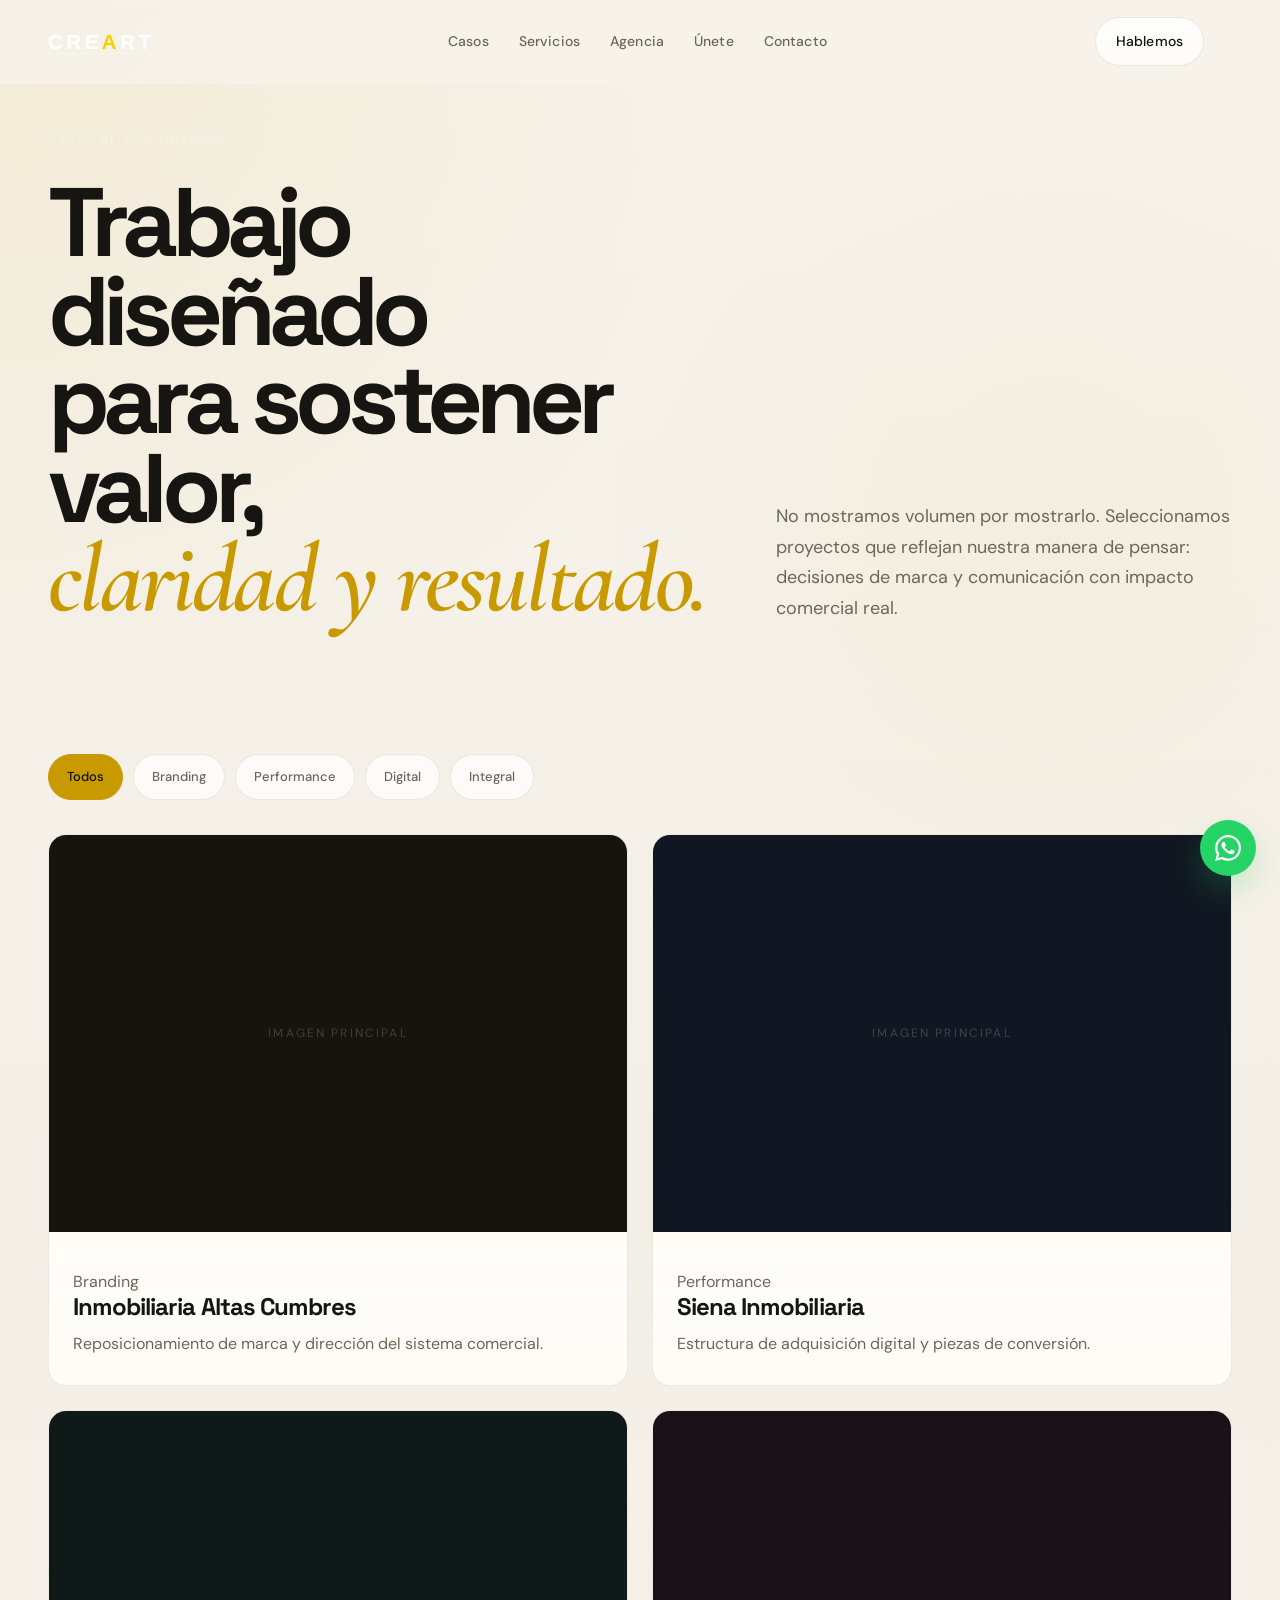
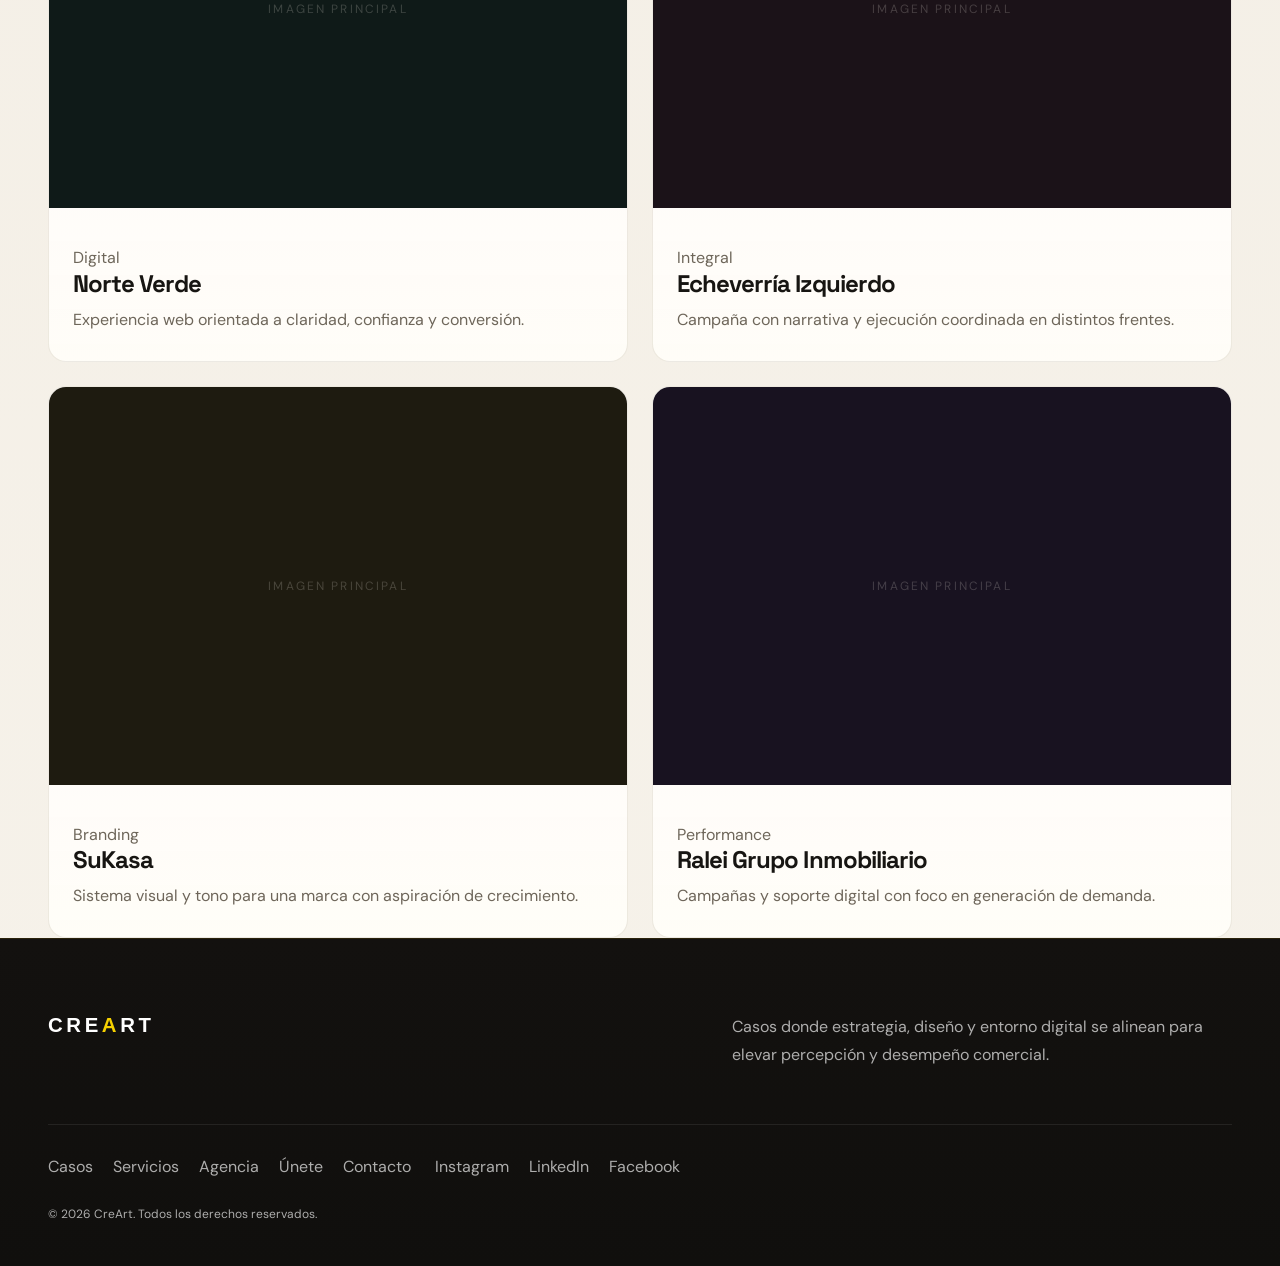
<file: CreArt/trabajo.html>
<!DOCTYPE html>
<html lang="es">
<head>
  <meta charset="UTF-8">
  <meta name="viewport" content="width=device-width, initial-scale=1.0">
  <title>Casos — CreArt</title>
  <meta name="description" content="Casos seleccionados de branding, performance, desarrollo web y campañas integrales de CreArt.">
  <link rel="preconnect" href="https://fonts.googleapis.com">
  <link rel="preconnect" href="https://fonts.gstatic.com" crossorigin>
  <link href="https://fonts.googleapis.com/css2?family=Cormorant+Garamond:wght@500;600&family=Space+Grotesk:wght@400;500;700&family=DM+Sans:wght@300;400;500&display=swap" rel="stylesheet">
  <link rel="stylesheet" href="css/style.css?v=3">
  <link rel="stylesheet" href="css/components.css?v=3">
  <link rel="stylesheet" href="css/animations.css?v=3">
</head>
<body>
  <header class="nav" id="nav">
    <div class="nav__inner">
      <a href="index.html" class="nav__logo" aria-label="Ir al inicio de CreArt"><img src="assets/img/logo-creart.svg" alt="CreArt" class="logo-img"></a>
      <nav class="nav__menu" aria-label="Principal">
        <a href="trabajo.html" class="nav__link">Casos</a>
        <a href="servicios.html" class="nav__link">Servicios</a>
        <a href="nosotros.html" class="nav__link">Agencia</a>
        <a href="unete.html" class="nav__link">Únete</a>
        <a href="contacto.html" class="nav__link">Contacto</a>
      </nav>
      <a href="contacto.html" class="nav__cta">Hablemos</a>
      <button class="nav__hamburger" id="navToggle" aria-label="Abrir menú" aria-expanded="false" aria-controls="mobileMenu"><span></span><span></span></button>
    </div>
  </header>
  <div class="mobile-menu" id="mobileMenu">
    <nav class="mobile-menu__nav" aria-label="Menú móvil">
      <a href="trabajo.html" class="mobile-menu__link">Casos</a>
      <a href="servicios.html" class="mobile-menu__link">Servicios</a>
      <a href="nosotros.html" class="mobile-menu__link">Agencia</a>
      <a href="unete.html" class="mobile-menu__link">Únete</a>
      <a href="contacto.html" class="mobile-menu__link">Contacto</a>
    </nav>
  </div>
  <main>
    <section class="page-hero">
      <div class="container page-hero__layout">
        <div>
          <p class="hero__eyebrow">Casos seleccionados</p>
          <h1 class="hero__title">
            <span class="hero__line">Trabajo diseñado</span>
            <span class="hero__line">para sostener valor,</span>
            <span class="hero__line"><em>claridad y resultado.</em></span>
          </h1>
        </div>
        <p class="page-hero__summary">No mostramos volumen por mostrarlo. Seleccionamos proyectos que reflejan nuestra manera de pensar: decisiones de marca y comunicación con impacto comercial real.</p>
      </div>
    </section>
    <section class="portfolio">
      <div class="container">
        <div class="portfolio__filters reveal">
          <button class="filter-btn filter-btn--active" data-filter="all">Todos</button>
          <button class="filter-btn" data-filter="branding">Branding</button>
          <button class="filter-btn" data-filter="marketing">Performance</button>
          <button class="filter-btn" data-filter="web">Digital</button>
          <button class="filter-btn" data-filter="campana">Integral</button>
        </div>
        <div class="portfolio__grid">
          <a href="#" class="portfolio__item reveal" data-category="branding">
            <div class="portfolio__img" style="background:#17130f;"><span class="portfolio__placeholder">Imagen principal</span></div>
            <div class="portfolio__info"><span class="portfolio__cat">Branding</span><h3 class="portfolio__name">Inmobiliaria Altas Cumbres</h3><p class="portfolio__brief">Reposicionamiento de marca y dirección del sistema comercial.</p></div>
          </a>
          <a href="#" class="portfolio__item reveal" data-category="marketing">
            <div class="portfolio__img" style="background:#111722;"><span class="portfolio__placeholder">Imagen principal</span></div>
            <div class="portfolio__info"><span class="portfolio__cat">Performance</span><h3 class="portfolio__name">Siena Inmobiliaria</h3><p class="portfolio__brief">Estructura de adquisición digital y piezas de conversión.</p></div>
          </a>
          <a href="#" class="portfolio__item reveal" data-category="web">
            <div class="portfolio__img" style="background:#0f1a18;"><span class="portfolio__placeholder">Imagen principal</span></div>
            <div class="portfolio__info"><span class="portfolio__cat">Digital</span><h3 class="portfolio__name">Norte Verde</h3><p class="portfolio__brief">Experiencia web orientada a claridad, confianza y conversión.</p></div>
          </a>
          <a href="#" class="portfolio__item reveal" data-category="campana">
            <div class="portfolio__img" style="background:#1b1218;"><span class="portfolio__placeholder">Imagen principal</span></div>
            <div class="portfolio__info"><span class="portfolio__cat">Integral</span><h3 class="portfolio__name">Echeverría Izquierdo</h3><p class="portfolio__brief">Campaña con narrativa y ejecución coordinada en distintos frentes.</p></div>
          </a>
          <a href="#" class="portfolio__item reveal" data-category="branding">
            <div class="portfolio__img" style="background:#1e1b10;"><span class="portfolio__placeholder">Imagen principal</span></div>
            <div class="portfolio__info"><span class="portfolio__cat">Branding</span><h3 class="portfolio__name">SuKasa</h3><p class="portfolio__brief">Sistema visual y tono para una marca con aspiración de crecimiento.</p></div>
          </a>
          <a href="#" class="portfolio__item reveal" data-category="marketing">
            <div class="portfolio__img" style="background:#181220;"><span class="portfolio__placeholder">Imagen principal</span></div>
            <div class="portfolio__info"><span class="portfolio__cat">Performance</span><h3 class="portfolio__name">Ralei Grupo Inmobiliario</h3><p class="portfolio__brief">Campañas y soporte digital con foco en generación de demanda.</p></div>
          </a>
        </div>
      </div>
    </section>
  </main>
  <footer class="footer">
    <div class="container">
      <div class="footer__top">
        <div class="footer__brand"><img src="assets/img/logo-creart.svg" alt="CreArt" class="logo-img"></div>
        <div class="footer__copy"><p>Casos donde estrategia, diseño y entorno digital se alinean para elevar percepción y desempeño comercial.</p></div>
      </div>
      <div class="footer__bottom">
        <div class="footer__links"><a href="trabajo.html">Casos</a><a href="servicios.html">Servicios</a><a href="nosotros.html">Agencia</a><a href="unete.html">Únete</a><a href="contacto.html">Contacto</a></div>
        <div class="footer__social"><a href="#">Instagram</a><a href="#">LinkedIn</a><a href="#">Facebook</a></div>
        <p class="footer__legal">&copy; 2026 CreArt. Todos los derechos reservados.</p>
      </div>
    </div>
  </footer>
  <a href="https://wa.me/56993459482" class="whatsapp" target="_blank" rel="noopener" aria-label="WhatsApp"><svg class="whatsapp__icon" viewBox="0 0 24 24" fill="currentColor"><path d="M17.472 14.382c-.297-.149-1.758-.867-2.03-.967-.273-.099-.471-.148-.67.15-.197.297-.767.966-.94 1.164-.173.199-.347.223-.644.075-.297-.15-1.255-.463-2.39-1.475-.883-.788-1.48-1.761-1.653-2.059-.173-.297-.018-.458.13-.606.134-.133.298-.347.446-.52.149-.174.198-.298.298-.497.099-.198.05-.371-.025-.52-.075-.149-.669-1.612-.916-2.207-.242-.579-.487-.5-.669-.51-.173-.008-.371-.01-.57-.01-.198 0-.52.074-.792.372-.272.297-1.04 1.016-1.04 2.479 0 1.462 1.065 2.875 1.213 3.074.149.198 2.096 3.2 5.077 4.487.709.306 1.262.489 1.694.625.712.227 1.36.195 1.871.118.571-.085 1.758-.719 2.006-1.413.248-.694.248-1.289.173-1.413-.074-.124-.272-.198-.57-.347m-5.421 7.403h-.004a9.87 9.87 0 01-5.031-1.378l-.361-.214-3.741.982.998-3.648-.235-.374a9.86 9.86 0 01-1.51-5.26c.001-5.45 4.436-9.884 9.888-9.884 2.64 0 5.122 1.03 6.988 2.898a9.825 9.825 0 012.893 6.994c-.003 5.45-4.437 9.884-9.885 9.884m8.413-18.297A11.815 11.815 0 0012.05 0C5.495 0 .16 5.335.157 11.892c0 2.096.547 4.142 1.588 5.945L.057 24l6.305-1.654a11.882 11.882 0 005.683 1.448h.005c6.554 0 11.89-5.335 11.893-11.893a11.821 11.821 0 00-3.48-8.413z"/></svg></a>
  <script src="js/main.js"></script>
</body>
</html>
</file>
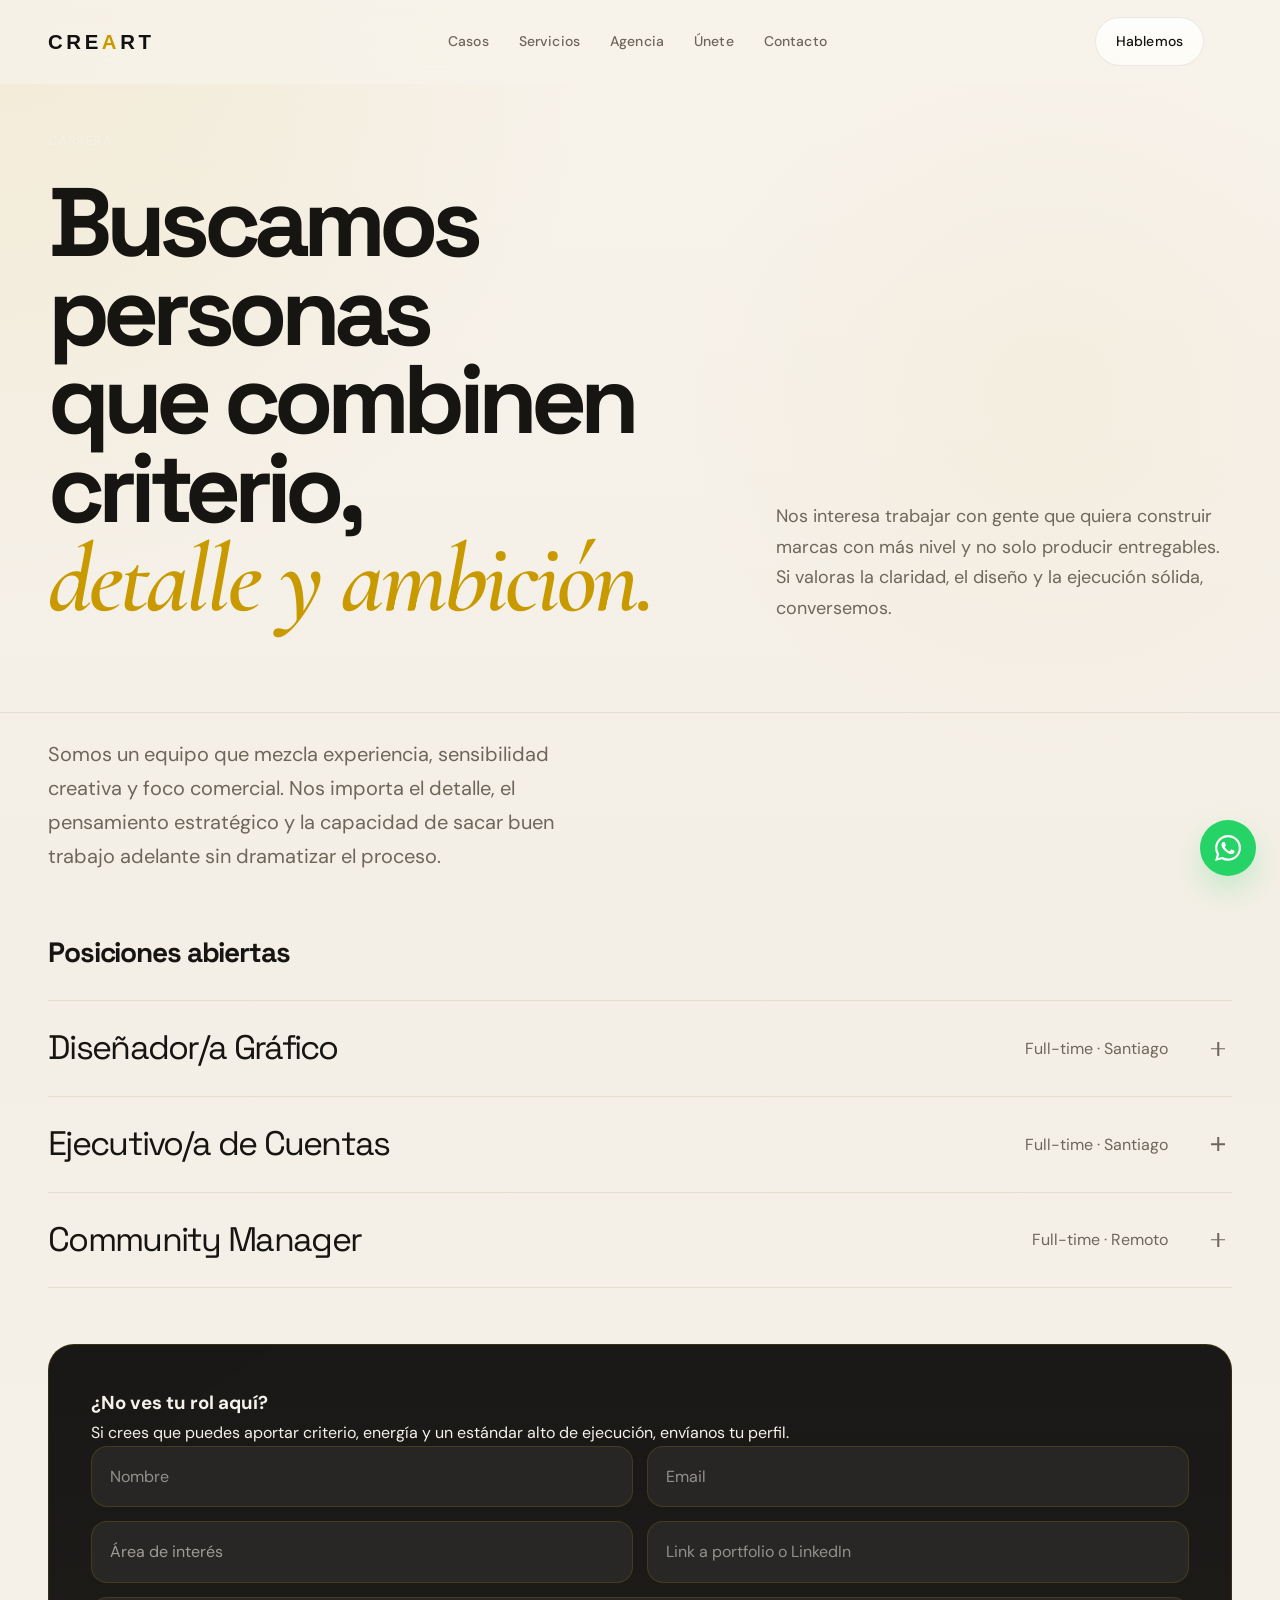
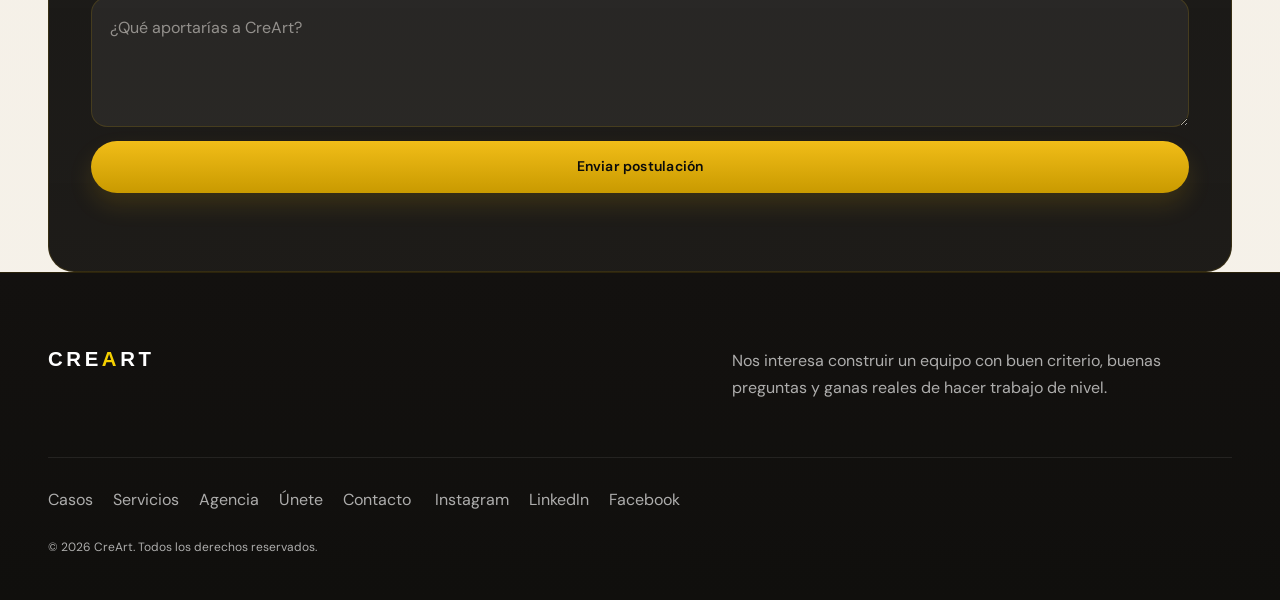
<file: CreArt/unete.html>
<!DOCTYPE html>
<html lang="es">
<head>
  <meta charset="UTF-8">
  <meta name="viewport" content="width=device-width, initial-scale=1.0">
  <title>Únete — CreArt</title>
  <meta name="description" content="Trabaja con CreArt. Buscamos personas con criterio, curiosidad y capacidad de ejecución.">
  <link rel="preconnect" href="https://fonts.googleapis.com">
  <link rel="preconnect" href="https://fonts.gstatic.com" crossorigin>
  <link href="https://fonts.googleapis.com/css2?family=Cormorant+Garamond:wght@500;600&family=Space+Grotesk:wght@400;500;700&family=DM+Sans:wght@300;400;500&display=swap" rel="stylesheet">
  <link rel="stylesheet" href="css/style.css?v=3">
  <link rel="stylesheet" href="css/components.css?v=3">
  <link rel="stylesheet" href="css/animations.css?v=3">
</head>
<body class="theme-light">
  <header class="nav" id="nav">
    <div class="nav__inner">
      <a href="index.html" class="nav__logo" aria-label="Ir al inicio de CreArt"><img src="assets/img/logo-creart-dark.svg" alt="CreArt" class="logo-img"></a>
      <nav class="nav__menu" aria-label="Principal">
        <a href="trabajo.html" class="nav__link">Casos</a>
        <a href="servicios.html" class="nav__link">Servicios</a>
        <a href="nosotros.html" class="nav__link">Agencia</a>
        <a href="unete.html" class="nav__link">Únete</a>
        <a href="contacto.html" class="nav__link">Contacto</a>
      </nav>
      <a href="contacto.html" class="nav__cta">Hablemos</a>
      <button class="nav__hamburger" id="navToggle" aria-label="Abrir menú" aria-expanded="false" aria-controls="mobileMenu"><span></span><span></span></button>
    </div>
  </header>
  <div class="mobile-menu" id="mobileMenu">
    <nav class="mobile-menu__nav" aria-label="Menú móvil">
      <a href="trabajo.html" class="mobile-menu__link">Casos</a>
      <a href="servicios.html" class="mobile-menu__link">Servicios</a>
      <a href="nosotros.html" class="mobile-menu__link">Agencia</a>
      <a href="unete.html" class="mobile-menu__link">Únete</a>
      <a href="contacto.html" class="mobile-menu__link">Contacto</a>
    </nav>
  </div>
  <main>
    <section class="page-hero page-hero--light">
      <div class="container page-hero__layout">
        <div>
          <p class="hero__eyebrow">Carrera</p>
          <h1 class="hero__title">
            <span class="hero__line">Buscamos personas</span>
            <span class="hero__line">que combinen criterio,</span>
            <span class="hero__line"><em>detalle y ambición.</em></span>
          </h1>
        </div>
        <p class="page-hero__summary">Nos interesa trabajar con gente que quiera construir marcas con más nivel y no solo producir entregables. Si valoras la claridad, el diseño y la ejecución sólida, conversemos.</p>
      </div>
    </section>
    <section class="careers">
      <div class="container">
        <div class="careers__intro reveal">
          <p>Somos un equipo que mezcla experiencia, sensibilidad creativa y foco comercial. Nos importa el detalle, el pensamiento estratégico y la capacidad de sacar buen trabajo adelante sin dramatizar el proceso.</p>
        </div>
        <div class="careers__positions">
          <h2 class="careers__heading reveal">Posiciones abiertas</h2>
          <div class="accordion reveal" data-accordion>
            <button class="accordion__header" aria-expanded="false">
              <span class="accordion__title">Diseñador/a Gráfico</span>
              <span class="accordion__meta">Full-time · Santiago</span>
              <span class="accordion__icon"></span>
            </button>
            <div class="accordion__body"><div class="accordion__content"><p class="accordion__desc">Buscamos una mirada visual sólida para branding, piezas digitales y presentaciones comerciales. Valoramos criterio tipográfico, composición y capacidad de transformar estrategia en sistema visual.</p></div></div>
          </div>
          <div class="accordion reveal" data-accordion>
            <button class="accordion__header" aria-expanded="false">
              <span class="accordion__title">Ejecutivo/a de Cuentas</span>
              <span class="accordion__meta">Full-time · Santiago</span>
              <span class="accordion__icon"></span>
            </button>
            <div class="accordion__body"><div class="accordion__content"><p class="accordion__desc">Buscamos a alguien capaz de ordenar conversaciones, alinear expectativas y mover proyectos con claridad, criterio y buen trato. La experiencia en agencias suma mucho.</p></div></div>
          </div>
          <div class="accordion reveal" data-accordion>
            <button class="accordion__header" aria-expanded="false">
              <span class="accordion__title">Community Manager</span>
              <span class="accordion__meta">Full-time · Remoto</span>
              <span class="accordion__icon"></span>
            </button>
            <div class="accordion__body"><div class="accordion__content"><p class="accordion__desc">Necesitamos una persona con sensibilidad editorial y orden operativo para gestionar contenido, calendarios, publicaciones y lectura de desempeño para distintas marcas.</p></div></div>
          </div>
        </div>
        <div class="careers__open reveal">
          <div class="careers__open-box">
            <h3>¿No ves tu rol aquí?</h3>
            <p>Si crees que puedes aportar criterio, energía y un estándar alto de ejecución, envíanos tu perfil.</p>
            <form class="careers__form" id="careersForm" data-success-message="Gracias por tu interés. Revisaremos tu perfil y te escribiremos si hay match.">
              <input type="text" name="nombre" placeholder="Nombre" required>
              <input type="email" name="email" placeholder="Email" required>
              <select name="area">
                <option value="" disabled selected>Área de interés</option>
                <option value="diseno">Diseño</option>
                <option value="marketing">Marketing Digital</option>
                <option value="desarrollo">Desarrollo Web</option>
                <option value="cuentas">Cuentas / Atención al Cliente</option>
                <option value="otro">Otro</option>
              </select>
              <input type="url" name="portfolio" placeholder="Link a portfolio o LinkedIn">
              <textarea name="mensaje" placeholder="¿Qué aportarías a CreArt?" rows="3"></textarea>
              <button type="submit" class="btn btn--primary">Enviar postulación</button>
              <p class="form-feedback" aria-live="polite"></p>
            </form>
          </div>
        </div>
      </div>
    </section>
  </main>
  <footer class="footer">
    <div class="container">
      <div class="footer__top">
        <div class="footer__brand"><img src="assets/img/logo-creart.svg" alt="CreArt" class="logo-img"></div>
        <div class="footer__copy"><p>Nos interesa construir un equipo con buen criterio, buenas preguntas y ganas reales de hacer trabajo de nivel.</p></div>
      </div>
      <div class="footer__bottom">
        <div class="footer__links"><a href="trabajo.html">Casos</a><a href="servicios.html">Servicios</a><a href="nosotros.html">Agencia</a><a href="unete.html">Únete</a><a href="contacto.html">Contacto</a></div>
        <div class="footer__social"><a href="#">Instagram</a><a href="#">LinkedIn</a><a href="#">Facebook</a></div>
        <p class="footer__legal">&copy; 2026 CreArt. Todos los derechos reservados.</p>
      </div>
    </div>
  </footer>
  <a href="https://wa.me/56993459482" class="whatsapp" target="_blank" rel="noopener" aria-label="WhatsApp"><svg class="whatsapp__icon" viewBox="0 0 24 24" fill="currentColor"><path d="M17.472 14.382c-.297-.149-1.758-.867-2.03-.967-.273-.099-.471-.148-.67.15-.197.297-.767.966-.94 1.164-.173.199-.347.223-.644.075-.297-.15-1.255-.463-2.39-1.475-.883-.788-1.48-1.761-1.653-2.059-.173-.297-.018-.458.13-.606.134-.133.298-.347.446-.52.149-.174.198-.298.298-.497.099-.198.05-.371-.025-.52-.075-.149-.669-1.612-.916-2.207-.242-.579-.487-.5-.669-.51-.173-.008-.371-.01-.57-.01-.198 0-.52.074-.792.372-.272.297-1.04 1.016-1.04 2.479 0 1.462 1.065 2.875 1.213 3.074.149.198 2.096 3.2 5.077 4.487.709.306 1.262.489 1.694.625.712.227 1.36.195 1.871.118.571-.085 1.758-.719 2.006-1.413.248-.694.248-1.289.173-1.413-.074-.124-.272-.198-.57-.347m-5.421 7.403h-.004a9.87 9.87 0 01-5.031-1.378l-.361-.214-3.741.982.998-3.648-.235-.374a9.86 9.86 0 01-1.51-5.26c.001-5.45 4.436-9.884 9.888-9.884 2.64 0 5.122 1.03 6.988 2.898a9.825 9.825 0 012.893 6.994c-.003 5.45-4.437 9.884-9.885 9.884m8.413-18.297A11.815 11.815 0 0012.05 0C5.495 0 .16 5.335.157 11.892c0 2.096.547 4.142 1.588 5.945L.057 24l6.305-1.654a11.882 11.882 0 005.683 1.448h.005c6.554 0 11.89-5.335 11.893-11.893a11.821 11.821 0 00-3.48-8.413z"/></svg></a>
  <script src="js/main.js"></script>
</body>
</html>
</file>
<file: CreArt/css/style.css>
:root {
  --color-bg: #f4efe6;
  --color-bg-alt: #ede6da;
  --color-bg-soft: #faf7f1;
  --color-bg-card: #fffdf8;
  --color-text: #171512;
  --color-text-muted: #6e665a;
  --color-text-dim: #948a7c;
  --color-border: rgba(130, 108, 72, 0.14);
  --color-border-strong: rgba(130, 108, 72, 0.25);
  --color-accent: #c99a00;
  --color-accent-hover: #b98d00;
  --color-black: #111111;
  --color-dark-surface: #12110f;
  --color-dark-surface-2: #191714;
  --color-dark-text: #f6f2eb;
  --color-dark-muted: rgba(246, 242, 235, 0.68);
  --font-heading: "Space Grotesk", sans-serif;
  --font-body: "DM Sans", sans-serif;
  --font-accent: "Cormorant Garamond", serif;
  --nav-height: 84px;
  --container-max: 1440px;
  --section-padding: 132px;
  --section-padding-tight: 88px;
  --radius-lg: 26px;
  --radius-md: 18px;
  --radius-sm: 12px;
  --shadow-soft: 0 18px 44px rgba(0, 0, 0, 0.22);
  --transition: 0.45s cubic-bezier(0.22, 1, 0.36, 1);
}

*,
*::before,
*::after {
  box-sizing: border-box;
  margin: 0;
  padding: 0;
}

html {
  scroll-behavior: smooth;
  -webkit-font-smoothing: antialiased;
  -moz-osx-font-smoothing: grayscale;
  color-scheme: light;
}

body {
  font-family: var(--font-body);
  font-size: 16px;
  line-height: 1.7;
  color: var(--color-text);
  background:
    radial-gradient(circle at top left, rgba(201, 154, 0, 0.09), transparent 24%),
    radial-gradient(circle at 82% 18%, rgba(201, 154, 0, 0.04), transparent 18%),
    linear-gradient(180deg, #f7f3eb 0%, #f4efe6 42%, #f6f2ea 100%);
  overflow-x: hidden;
}

a {
  color: inherit;
  text-decoration: none;
}

img {
  display: block;
  max-width: 100%;
}

button,
input,
select,
textarea {
  font: inherit;
}

button {
  border: none;
  background: none;
  color: inherit;
  cursor: pointer;
}

.container {
  width: min(100%, var(--container-max));
  margin: 0 auto;
  padding: 0 48px;
}

.section-kicker {
  display: inline-flex;
  align-items: center;
  gap: 12px;
  font-size: 12px;
  font-weight: 500;
  letter-spacing: 0.22em;
  text-transform: uppercase;
  color: var(--color-accent);
}

.section-kicker::before {
  content: "";
  width: 28px;
  height: 1px;
  background: currentColor;
}

.section-heading {
  display: grid;
  gap: 18px;
  margin-bottom: 52px;
}

.section-heading--split {
  grid-template-columns: minmax(0, 1.15fr) minmax(280px, 0.85fr);
  align-items: end;
  gap: 40px;
}

.section-title {
  font-family: var(--font-heading);
  font-size: clamp(34px, 4vw, 60px);
  line-height: 0.98;
  letter-spacing: -0.06em;
  max-width: 12ch;
}

.section-intro {
  max-width: 44ch;
  font-size: 18px;
  color: var(--color-text-muted);
}

.nav {
  position: fixed;
  inset: 0 0 auto;
  height: var(--nav-height);
  z-index: 1000;
  border-bottom: 1px solid transparent;
  transition: background 0.3s ease, border-color 0.3s ease, backdrop-filter 0.3s ease, color 0.3s ease;
}

.nav--scrolled {
  background: rgba(247, 243, 235, 0.92);
  border-bottom-color: var(--color-border);
  backdrop-filter: blur(24px);
  -webkit-backdrop-filter: blur(24px);
}

.nav {
  background: rgba(247, 243, 235, 0.74);
  backdrop-filter: blur(18px);
  -webkit-backdrop-filter: blur(18px);
}

.nav__inner {
  display: grid;
  grid-template-columns: auto 1fr auto auto;
  align-items: center;
  gap: 28px;
  height: 100%;
  max-width: var(--container-max);
  margin: 0 auto;
  padding: 0 48px;
}

.logo-img {
  width: auto;
  height: 24px;
}

.nav__menu {
  display: flex;
  justify-content: center;
  gap: 30px;
}

.nav__link,
.nav__cta {
  position: relative;
  font-size: 14px;
  font-weight: 500;
  letter-spacing: 0.01em;
  transition: color 0.25s ease;
}

.nav__link {
  color: var(--color-text-muted);
}

.nav__link:hover,
.nav__cta:hover {
  color: var(--color-accent);
}

.nav__cta {
  padding: 12px 20px;
  border: 1px solid var(--color-border);
  border-radius: 999px;
  color: var(--color-text);
  background: linear-gradient(180deg, rgba(255, 255, 255, 0.9), rgba(255, 253, 248, 0.72));
}

.nav--on-dark {
  background: transparent;
  border-bottom-color: transparent;
}

.nav--on-dark.nav--scrolled {
  background: rgba(18, 17, 15, 0.78);
  border-bottom-color: rgba(201, 154, 0, 0.14);
}

.nav--on-dark .nav__link {
  color: rgba(246, 242, 235, 0.72);
}

.nav--on-dark .nav__link:hover,
.nav--on-dark .nav__cta:hover {
  color: var(--color-accent);
}

.nav--on-dark .nav__cta {
  color: var(--color-dark-text);
  border-color: rgba(201, 154, 0, 0.16);
  background: linear-gradient(180deg, rgba(255, 255, 255, 0.08), rgba(255, 255, 255, 0.04));
}

.nav--on-dark .nav__hamburger span {
  background: var(--color-dark-text);
}

.nav__hamburger {
  display: none;
  width: 44px;
  height: 44px;
  align-items: center;
  justify-content: center;
  position: relative;
  z-index: 1001;
}

.nav__hamburger span {
  position: absolute;
  width: 24px;
  height: 1.5px;
  background: var(--color-text);
  transition: transform 0.3s ease, opacity 0.3s ease;
}

.nav__hamburger span:first-child {
  transform: translateY(-4px);
}

.nav__hamburger span:last-child {
  transform: translateY(4px);
}

.nav__hamburger.active span:first-child {
  transform: rotate(45deg);
}

.nav__hamburger.active span:last-child {
  transform: rotate(-45deg);
}

.mobile-menu {
  position: fixed;
  inset: 0;
  z-index: 999;
  display: grid;
  align-items: center;
  padding: 0 48px;
  background: rgba(247, 243, 235, 0.98);
  opacity: 0;
  pointer-events: none;
  transition: opacity 0.35s ease;
}

.mobile-menu.active {
  opacity: 1;
  pointer-events: auto;
}

.mobile-menu__nav {
  display: flex;
  flex-direction: column;
  gap: 10px;
}

.mobile-menu__link {
  font-family: var(--font-heading);
  font-size: clamp(38px, 8vw, 64px);
  line-height: 1;
  letter-spacing: -0.05em;
  color: var(--color-text-dim);
  transition: color 0.25s ease, transform 0.25s ease;
}

.mobile-menu__link:hover {
  color: var(--color-text);
  transform: translateX(8px);
}

.hero {
  padding: calc(var(--nav-height) + 64px) 0 var(--section-padding);
}

.hero--home {
  min-height: 100vh;
  display: flex;
  align-items: center;
  color: var(--color-dark-text);
  background:
    radial-gradient(circle at 18% 18%, rgba(201, 154, 0, 0.18), transparent 24%),
    linear-gradient(180deg, #161411 0%, #12110f 58%, #161411 100%);
}

.hero__grid {
  display: grid;
  grid-template-columns: minmax(0, 1.4fr) minmax(300px, 0.7fr);
  gap: 48px;
  align-items: end;
}

.hero__main {
  max-width: 900px;
}

.hero__eyebrow {
  margin-bottom: 26px;
  color: rgba(246, 242, 235, 0.72);
  font-size: 13px;
  letter-spacing: 0.08em;
  text-transform: uppercase;
}

.hero__title {
  font-family: var(--font-heading);
  font-size: clamp(48px, 7.6vw, 112px);
  line-height: 0.91;
  letter-spacing: -0.07em;
}

.hero__line {
  display: block;
}

.hero__title em {
  color: var(--color-accent);
  font-family: var(--font-accent);
  font-style: italic;
  font-weight: 600;
  letter-spacing: -0.03em;
}

.hero__sub {
  margin-top: 28px;
  max-width: 42ch;
  font-size: clamp(18px, 1.9vw, 21px);
  color: var(--color-dark-muted);
}

.hero__actions {
  display: flex;
  flex-wrap: wrap;
  gap: 16px;
  margin-top: 36px;
}

.hero__aside {
  display: grid;
  gap: 18px;
}

.hero-card {
  padding: 30px;
  border: 1px solid rgba(201, 154, 0, 0.14);
  border-radius: var(--radius-md);
  background:
    linear-gradient(180deg, rgba(255, 255, 255, 0.06), rgba(255, 255, 255, 0.015)),
    linear-gradient(135deg, rgba(201, 154, 0, 0.05), transparent 45%);
  box-shadow: var(--shadow-soft);
}

.hero-card__label {
  display: block;
  margin-bottom: 14px;
  color: var(--color-accent);
  text-transform: uppercase;
  letter-spacing: 0.2em;
  font-size: 11px;
}

.hero-card p {
  font-size: 17px;
  color: var(--color-dark-text);
}

.hero-metric + .hero-metric {
  margin-top: 18px;
  padding-top: 18px;
  border-top: 1px solid rgba(201, 154, 0, 0.12);
}

.hero-metric strong {
  display: block;
  font-family: var(--font-heading);
  font-size: 38px;
  line-height: 1;
  letter-spacing: -0.05em;
}

.hero-metric span {
  display: block;
  margin-top: 8px;
  color: var(--color-dark-muted);
  font-size: 15px;
}

.hero-band {
  padding-bottom: var(--section-padding-tight);
}

.video-showcase {
  padding: 22px 0 var(--section-padding-tight);
}

.video-showcase__frame {
  padding: 16px;
  border: 1px solid rgba(201, 154, 0, 0.14);
  border-radius: calc(var(--radius-lg) + 6px);
  background:
    linear-gradient(180deg, rgba(255, 255, 255, 0.16), rgba(255, 255, 255, 0.04)),
    linear-gradient(145deg, rgba(201, 154, 0, 0.06), transparent 52%);
  box-shadow: 0 24px 54px rgba(33, 26, 17, 0.1);
}

.video-showcase__header {
  display: flex;
  align-items: center;
  justify-content: space-between;
  gap: 20px;
  padding: 12px 10px 18px;
}

.video-showcase__meta {
  color: var(--color-text-dim);
  font-size: 13px;
  letter-spacing: 0.08em;
  text-transform: uppercase;
}

.video-showcase__media {
  position: relative;
  overflow: hidden;
  border-radius: var(--radius-lg);
  aspect-ratio: 16 / 8.7;
  background:
    radial-gradient(circle at 22% 20%, rgba(201, 154, 0, 0.22), transparent 24%),
    linear-gradient(140deg, #151310 0%, #0f0e0c 58%, #171410 100%);
}

.video-showcase__video,
.video-showcase__placeholder {
  position: absolute;
  inset: 0;
  width: 100%;
  height: 100%;
}

.video-showcase__video {
  object-fit: cover;
  opacity: 0;
  transition: opacity 0.4s ease;
}

.video-showcase__frame.has-video .video-showcase__video {
  opacity: 1;
}

.video-showcase__frame.has-video .video-showcase__placeholder {
  opacity: 0;
  pointer-events: none;
}

.video-showcase__placeholder {
  display: grid;
  align-items: end;
  padding: 34px;
  background:
    radial-gradient(circle at 78% 24%, rgba(201, 154, 0, 0.18), transparent 20%),
    linear-gradient(180deg, rgba(255, 255, 255, 0.02), rgba(0, 0, 0, 0.24));
}

.video-showcase__glow {
  position: absolute;
  inset: auto 8% 16% auto;
  width: min(36vw, 420px);
  height: min(36vw, 420px);
  border-radius: 50%;
  background:
    radial-gradient(circle, rgba(201, 154, 0, 0.26) 0%, rgba(201, 154, 0, 0.06) 38%, transparent 70%);
  filter: blur(16px);
  opacity: 0.65;
}

.video-showcase__copy {
  position: relative;
  z-index: 1;
  max-width: 560px;
}

.video-showcase__eyebrow {
  margin-bottom: 14px;
  color: rgba(246, 242, 235, 0.72);
  font-size: 12px;
  letter-spacing: 0.16em;
  text-transform: uppercase;
}

.video-showcase__title {
  color: var(--color-dark-text);
  font-family: var(--font-heading);
  font-size: clamp(28px, 4vw, 52px);
  line-height: 0.98;
  letter-spacing: -0.05em;
  max-width: 12ch;
}

.video-showcase__desc {
  margin-top: 16px;
  max-width: 42ch;
  color: var(--color-dark-muted);
  font-size: 17px;
}

.hero-band__grid {
  display: grid;
  grid-template-columns: minmax(0, 1.2fr) minmax(280px, 0.8fr);
  gap: 36px;
  align-items: end;
}

.hero-band__lead {
  font-family: var(--font-heading);
  font-size: clamp(26px, 3.4vw, 48px);
  line-height: 1.02;
  letter-spacing: -0.05em;
  max-width: 18ch;
}

.hero-band__panel {
  padding: 24px 0 0 28px;
  border-left: 1px solid var(--color-border);
}

.hero-band__panel p {
  margin-top: 18px;
  max-width: 32ch;
  color: var(--color-text-muted);
}

.clients-proof,
.authority-strip,
.clients,
.work,
.services,
.stats,
.contact,
.strategy,
.editorial-statement {
  padding: var(--section-padding) 0;
  border-top: 1px solid var(--color-border);
}

.clients-proof,
.authority-strip {
  padding-bottom: 84px;
}

.clients-proof__grid,
.authority-strip__grid,
.strategy__grid {
  display: grid;
  grid-template-columns: repeat(3, minmax(0, 1fr));
  gap: 20px;
}

.proof-card,
.strategy-card {
  min-height: 220px;
  padding: 28px;
  border: 1px solid var(--color-border);
  border-radius: var(--radius-md);
  background:
    linear-gradient(180deg, rgba(255, 255, 255, 0.88), rgba(255, 253, 248, 0.92)),
    linear-gradient(135deg, rgba(201, 154, 0, 0.035), transparent 55%);
  transition: transform var(--transition), border-color var(--transition), background var(--transition);
}

.stats--home {
  padding-top: var(--section-padding-tight);
}

.proof-card:hover,
.strategy-card:hover {
  transform: translateY(-6px);
  border-color: var(--color-border-strong);
}

.proof-card__value {
  display: block;
  margin-bottom: 20px;
  font-family: var(--font-heading);
  font-size: clamp(30px, 3vw, 46px);
  line-height: 1;
  letter-spacing: -0.05em;
}

.proof-card p,
.strategy-card p {
  color: var(--color-text-muted);
}

.marquee {
  overflow: hidden;
  margin-top: 28px;
  white-space: nowrap;
  opacity: 0.7;
}

.marquee__track {
  display: inline-flex;
  align-items: center;
  gap: 32px;
  min-width: max-content;
  animation: marqueeScroll 32s linear infinite;
}

.marquee__item {
  font-family: var(--font-heading);
  font-size: clamp(16px, 1.6vw, 22px);
  color: var(--color-text-dim);
}

.marquee__dot {
  width: 5px;
  height: 5px;
  border-radius: 50%;
  background: var(--color-accent);
  opacity: 0.45;
}

.work--editorial {
  padding-top: var(--section-padding-tight);
}

.featured-case {
  display: grid;
  grid-template-columns: minmax(0, 1.15fr) minmax(320px, 0.85fr);
  gap: 32px;
  align-items: stretch;
  margin-bottom: 32px;
}

.featured-case__visual,
.featured-case__content {
  border-radius: var(--radius-lg);
}

.featured-case__visual {
  padding: 16px;
  border: 1px solid var(--color-border);
  background:
    linear-gradient(180deg, rgba(255, 255, 255, 0.86), rgba(255, 253, 248, 0.92)),
    linear-gradient(135deg, rgba(201, 154, 0, 0.045), transparent 55%);
}

.media-placeholder {
  display: flex;
  align-items: center;
  justify-content: center;
  width: 100%;
  min-height: 100%;
  border-radius: calc(var(--radius-lg) - 12px);
  background:
    radial-gradient(circle at 20% 20%, rgba(201, 154, 0, 0.16), transparent 30%),
    linear-gradient(135deg, rgba(201, 154, 0, 0.08), rgba(255, 255, 255, 0.82)),
    linear-gradient(180deg, #ece4d7 0%, #faf7f0 100%);
  color: rgba(23, 21, 18, 0.38);
  font-size: 12px;
  letter-spacing: 0.12em;
  text-transform: uppercase;
}

.media-placeholder--large {
  aspect-ratio: 16 / 10;
}

.featured-case__content {
  display: flex;
  flex-direction: column;
  justify-content: flex-end;
  padding: 38px;
  border: 1px solid var(--color-border);
  background:
    linear-gradient(180deg, rgba(255, 255, 255, 0.88), rgba(255, 253, 248, 0.94)),
    linear-gradient(145deg, rgba(201, 154, 0, 0.04), transparent 48%);
}

.featured-case__eyebrow,
.work__meta,
.strategy-card__index {
  display: inline-block;
  margin-bottom: 16px;
  color: var(--color-accent);
  font-size: 12px;
  text-transform: uppercase;
  letter-spacing: 0.18em;
}

.featured-case__content h3 {
  font-family: var(--font-heading);
  font-size: clamp(28px, 3vw, 42px);
  line-height: 1;
  letter-spacing: -0.05em;
}

.featured-case__content p {
  margin-top: 18px;
  color: var(--color-text-muted);
  font-size: 17px;
}

.case-points {
  display: grid;
  gap: 12px;
  margin: 26px 0 30px;
  list-style: none;
}

.case-points li {
  color: var(--color-text);
  padding-left: 18px;
  position: relative;
}

.case-points li::before {
  content: "";
  position: absolute;
  left: 0;
  top: 11px;
  width: 7px;
  height: 7px;
  border-radius: 50%;
  background: var(--color-accent);
}

.work__grid {
  display: grid;
  grid-template-columns: repeat(2, minmax(0, 1fr));
  gap: 24px;
}

.work__grid--refined {
  grid-template-columns: repeat(3, minmax(0, 1fr));
}

.work__item {
  display: block;
  border: 1px solid var(--color-border);
  border-radius: var(--radius-md);
  overflow: hidden;
  background:
    linear-gradient(180deg, rgba(255, 255, 255, 0.88), rgba(255, 253, 248, 0.94)),
    linear-gradient(145deg, rgba(201, 154, 0, 0.03), transparent 50%);
  transition: transform var(--transition), border-color var(--transition);
}

.work__item:hover {
  transform: translateY(-6px);
  border-color: var(--color-border-strong);
}

.work__img,
.portfolio__img {
  aspect-ratio: 16 / 11;
  display: flex;
  align-items: center;
  justify-content: center;
  transition: transform 0.65s cubic-bezier(0.22, 1, 0.36, 1);
}

.work__item:hover .work__img,
.portfolio__item:hover .portfolio__img {
  transform: scale(1.03);
}

.work__placeholder,
.portfolio__placeholder {
  color: rgba(247, 242, 232, 0.2);
  font-size: 12px;
  letter-spacing: 0.18em;
  text-transform: uppercase;
}

.work__info,
.portfolio__info {
  padding: 26px 24px 28px;
}

.work__name,
.portfolio__name {
  font-family: var(--font-heading);
  font-size: 24px;
  line-height: 1.02;
  letter-spacing: -0.04em;
}

.work__desc,
.portfolio__brief,
.portfolio__cat {
  display: block;
  margin-top: 10px;
  color: var(--color-text-muted);
}

.editorial-statement__grid {
  display: grid;
  grid-template-columns: 220px minmax(0, 1fr);
  gap: 36px;
  align-items: start;
}

.editorial-statement {
  background: linear-gradient(180deg, rgba(255, 255, 255, 0.34), rgba(255, 255, 255, 0));
}

.editorial-statement h2 {
  font-family: var(--font-heading);
  font-size: clamp(30px, 4vw, 56px);
  line-height: 1.03;
  letter-spacing: -0.05em;
  max-width: 19ch;
}

.editorial-statement--light h2 {
  max-width: 18ch;
}

.strategy-card h3 {
  margin-bottom: 12px;
  font-family: var(--font-heading);
  font-size: 24px;
  line-height: 1.1;
  letter-spacing: -0.04em;
}

.services__cta {
  margin-top: 36px;
}

.stats__grid {
  display: grid;
  grid-template-columns: repeat(4, minmax(0, 1fr));
  gap: 28px;
}

.stats__item {
  padding: 34px 0;
  border-top: 1px solid var(--color-border);
}

.stats__number,
.stats__suffix {
  font-family: var(--font-heading);
  line-height: 1;
  letter-spacing: -0.06em;
}

.stats__number {
  font-size: clamp(52px, 6vw, 82px);
}

.stats__suffix {
  font-size: clamp(34px, 4vw, 48px);
  color: var(--color-accent);
}

.stats__label {
  display: block;
  margin-top: 14px;
  color: var(--color-text-muted);
}

.contact__shell {
  display: grid;
  grid-template-columns: minmax(0, 0.95fr) minmax(340px, 0.95fr);
  gap: 40px;
  align-items: stretch;
}

.contact__grid {
  display: grid;
  grid-template-columns: minmax(0, 0.8fr) minmax(360px, 1fr);
  gap: 60px;
  align-items: start;
}

.contact__intro,
.contact__panel,
.careers__open-box {
  padding: 42px;
  border: 1px solid rgba(201, 154, 0, 0.16);
  border-radius: var(--radius-lg);
  background:
    linear-gradient(180deg, rgba(18, 17, 15, 0.97), rgba(25, 23, 20, 0.98)),
    linear-gradient(145deg, rgba(201, 154, 0, 0.08), transparent 52%);
  color: var(--color-dark-text);
}

.contact__heading {
  margin-top: 20px;
  font-family: var(--font-heading);
  font-size: clamp(32px, 4vw, 56px);
  line-height: 1.02;
  letter-spacing: -0.05em;
  max-width: 12ch;
}

.contact__sub {
  margin-top: 18px;
  max-width: 36ch;
  color: var(--color-dark-muted);
  font-size: 18px;
}

.contact__direct {
  display: grid;
  gap: 12px;
  margin-top: 30px;
}

.contact__direct a {
  color: var(--color-dark-text);
  transition: color 0.25s ease;
}

.contact__direct a:hover,
.contact__block a:hover {
  color: var(--color-accent);
}

.contact__panel-copy {
  margin-bottom: 24px;
  color: var(--color-dark-muted);
}

.contact__block {
  margin-bottom: 28px;
}

.contact__label {
  display: block;
  margin-bottom: 8px;
  font-size: 12px;
  letter-spacing: 0.18em;
  text-transform: uppercase;
  color: var(--color-accent);
}

.contact__block a,
.contact__block p {
  font-family: var(--font-heading);
  font-size: 22px;
  line-height: 1.2;
}

.footer {
  padding: 74px 0 42px;
  border-top: 1px solid rgba(201, 154, 0, 0.14);
  background:
    linear-gradient(180deg, #13110f 0%, #100f0d 100%);
  color: #fff;
}

.footer__top {
  display: flex;
  justify-content: space-between;
  align-items: start;
  gap: 64px;
  margin-bottom: 56px;
}

.footer__copy {
  max-width: 500px;
}

.footer__copy p,
.footer__links a,
.footer__social a,
.footer__legal {
  color: rgba(255, 255, 255, 0.66);
}

.footer__copy p {
  line-height: 1.7;
}

.footer__bottom {
  display: flex;
  flex-wrap: wrap;
  gap: 24px;
  padding-top: 28px;
  border-top: 1px solid rgba(255, 255, 255, 0.08);
}

.footer__links,
.footer__social {
  display: flex;
  flex-wrap: wrap;
  gap: 20px;
}

.footer__links a:hover,
.footer__social a:hover {
  color: #fff;
}

.footer__legal {
  width: 100%;
  font-size: 12px;
}

.whatsapp {
  position: fixed;
  right: 24px;
  bottom: 24px;
  z-index: 998;
  display: flex;
  align-items: center;
  justify-content: center;
  width: 56px;
  height: 56px;
  border-radius: 50%;
  background: #25d366;
  color: #fff;
  box-shadow: 0 14px 30px rgba(37, 211, 102, 0.22);
  transition: transform 0.25s ease, box-shadow 0.25s ease;
}

.whatsapp:hover {
  transform: translateY(-3px);
  box-shadow: 0 18px 36px rgba(37, 211, 102, 0.35);
}

.whatsapp__icon {
  width: 26px;
  height: 26px;
}

.page-hero {
  padding: calc(var(--nav-height) + 46px) 0 var(--section-padding-tight);
}

.page-hero__layout {
  display: grid;
  grid-template-columns: minmax(0, 1.1fr) minmax(280px, 0.75fr);
  gap: 40px;
  align-items: end;
}

.page-hero__summary {
  max-width: 38ch;
  margin-left: auto;
  color: var(--color-text-muted);
  font-size: 18px;
}

.page-hero--light {
  border-bottom: 1px solid var(--color-border);
}

.about-block {
  padding: var(--section-padding-tight) 0;
}

.about-block__grid {
  display: grid;
  grid-template-columns: 200px minmax(0, 1fr);
  gap: 44px;
}

.about-block__label {
  font-family: var(--font-heading);
  font-size: 13px;
  text-transform: uppercase;
  letter-spacing: 0.18em;
  color: var(--color-accent);
  padding-top: 6px;
}

.about-block__text {
  max-width: 42ch;
  font-size: 22px;
  line-height: 1.55;
}

.about-block__text + .about-block__text {
  margin-top: 18px;
}

.about-values {
  display: grid;
  grid-template-columns: repeat(3, minmax(0, 1fr));
  gap: 28px;
}

.about-values__item {
  padding: 26px;
  border: 1px solid var(--color-border);
  border-radius: var(--radius-md);
  background:
    linear-gradient(180deg, rgba(255, 255, 255, 0.88), rgba(255, 253, 248, 0.94)),
    linear-gradient(145deg, rgba(201, 154, 0, 0.03), transparent 52%);
}

.about-values__item h3 {
  margin-bottom: 12px;
  font-family: var(--font-heading);
  font-size: 22px;
  letter-spacing: -0.04em;
}

.about-values__item p,
.careers__intro p {
  color: var(--color-text-muted);
}

.portfolio {
  padding-top: 42px;
}

.portfolio__filters {
  display: flex;
  flex-wrap: wrap;
  gap: 10px;
  margin-bottom: 34px;
}

.portfolio__grid {
  display: grid;
  grid-template-columns: repeat(2, minmax(0, 1fr));
  gap: 24px;
}

.portfolio__item {
  display: block;
  border: 1px solid var(--color-border);
  border-radius: var(--radius-md);
  overflow: hidden;
  background:
    linear-gradient(180deg, rgba(255, 255, 255, 0.88), rgba(255, 253, 248, 0.94)),
    linear-gradient(145deg, rgba(201, 154, 0, 0.03), transparent 50%);
  transition: transform var(--transition), border-color var(--transition), opacity 0.25s ease;
}

.portfolio__item:hover {
  transform: translateY(-6px);
  border-color: var(--color-border-strong);
}

.portfolio__item.hidden {
  display: none;
}

.careers {
  padding-top: 24px;
}

.careers__intro {
  max-width: 52ch;
  margin-bottom: 56px;
}

.careers__intro p {
  font-size: 20px;
}

.careers__heading {
  margin-bottom: 24px;
  font-family: var(--font-heading);
  font-size: 28px;
  letter-spacing: -0.04em;
}

.accordion__meta {
  color: var(--color-text-muted);
  margin-right: 20px;
  white-space: nowrap;
}

.careers__open {
  margin-top: 56px;
}

.services--home {
  padding-top: var(--section-padding-tight);
}

.clients-wall {
  display: grid;
  grid-template-columns: repeat(4, minmax(0, 1fr));
  gap: 14px;
  margin-top: 18px;
}

.clients-wall__item {
  display: flex;
  align-items: center;
  justify-content: center;
  min-height: 84px;
  padding: 18px 16px;
  border: 1px solid var(--color-border);
  border-radius: 999px;
  background: rgba(255, 255, 255, 0.72);
  color: var(--color-text);
  font-family: var(--font-heading);
  font-size: 16px;
  letter-spacing: -0.03em;
  text-align: center;
}

@media (max-width: 1180px) {
  .hero__grid,
  .video-showcase__header,
  .featured-case,
  .contact__shell,
  .section-heading--split,
  .page-hero__layout,
  .hero-band__grid {
    grid-template-columns: 1fr;
  }

  .work__grid--refined,
  .strategy__grid,
  .clients-proof__grid,
  .clients-wall,
  .about-values {
    grid-template-columns: 1fr 1fr;
  }

  .stats__grid {
    grid-template-columns: repeat(2, minmax(0, 1fr));
  }

  .page-hero__summary {
    margin-left: 0;
  }

  .video-showcase__header {
    align-items: start;
  }
}

@media (max-width: 900px) {
  :root {
    --section-padding: 96px;
    --section-padding-tight: 72px;
  }

  .container,
  .nav__inner,
  .mobile-menu {
    padding-left: 24px;
    padding-right: 24px;
  }

  .nav__inner {
    grid-template-columns: auto 1fr auto;
  }

  .nav__menu,
  .nav__cta {
    display: none;
  }

  .nav__hamburger {
    display: flex;
    justify-self: end;
  }

  .work__grid,
  .work__grid--refined,
  .portfolio__grid,
  .about-values,
  .strategy__grid,
  .clients-proof__grid,
  .clients-wall,
  .contact__grid {
    grid-template-columns: 1fr;
  }

  .editorial-statement__grid,
  .about-block__grid {
    grid-template-columns: 1fr;
  }

  .hero {
    padding-top: calc(var(--nav-height) + 36px);
  }

  .hero--home {
    min-height: auto;
  }

  .video-showcase__media {
    aspect-ratio: 16 / 10.5;
  }
}

@media (max-width: 640px) {
  :root {
    --nav-height: 72px;
  }

  .container,
  .nav__inner,
  .mobile-menu {
    padding-left: 18px;
    padding-right: 18px;
  }

  .hero__title {
    font-size: clamp(40px, 14vw, 72px);
  }

  .hero__sub,
  .section-intro,
  .page-hero__summary {
    font-size: 16px;
  }

  .hero-card,
  .proof-card,
  .strategy-card,
  .video-showcase__placeholder,
  .featured-case__content,
  .contact__intro,
  .contact__panel,
  .careers__open-box,
  .about-values__item {
    padding: 24px;
  }

  .stats__grid {
    grid-template-columns: 1fr;
  }

  .footer__top,
  .footer__bottom {
    flex-direction: column;
  }

  .contact__block a,
  .contact__block p {
    font-size: 18px;
  }

  .video-showcase__frame {
    padding: 12px;
  }

  .video-showcase__header {
    padding: 10px 8px 14px;
    gap: 10px;
  }

  .video-showcase__media {
    aspect-ratio: 4 / 3.2;
  }

  .video-showcase__title {
    max-width: 10ch;
  }
}
</file>
<file: CreArt/css/components.css>
.btn {
  display: inline-flex;
  align-items: center;
  justify-content: center;
  gap: 10px;
  min-height: 52px;
  padding: 0 24px;
  border-radius: 999px;
  font-size: 14px;
  font-weight: 600;
  letter-spacing: 0.015em;
  transition: transform 0.25s ease, background 0.25s ease, color 0.25s ease, border-color 0.25s ease, box-shadow 0.25s ease;
}

.btn:hover {
  transform: translateY(-2px);
}

.btn--primary {
  color: #0b0b0b;
  background: linear-gradient(180deg, #f1bd18 0%, var(--color-accent) 100%);
  box-shadow: 0 12px 24px rgba(232, 177, 0, 0.14);
}

.btn--primary:hover {
  background: var(--color-accent-hover);
}

.btn--ghost {
  color: var(--color-text);
  border: 1px solid var(--color-border);
  background: rgba(255, 255, 255, 0.72);
}

.btn--ghost:hover {
  border-color: var(--color-border-strong);
  background: rgba(255, 255, 255, 0.92);
}

.link-arrow {
  display: inline-flex;
  align-items: center;
  gap: 10px;
  font-size: 15px;
  font-weight: 500;
  color: var(--color-text);
  transition: color 0.25s ease;
}

.link-arrow span {
  transition: transform 0.25s ease;
}

.link-arrow:hover {
  color: var(--color-accent);
}

.link-arrow:hover span {
  transform: translateX(6px);
}

.accordion {
  border-top: 1px solid var(--color-border);
}

.accordion:last-child {
  border-bottom: 1px solid var(--color-border);
}

.accordion__header {
  display: grid;
  grid-template-columns: minmax(0, 1fr) auto auto;
  align-items: center;
  gap: 16px;
  width: 100%;
  padding: 30px 0;
  transition: color 0.25s ease;
}

.accordion__header:hover .accordion__title {
  color: var(--color-accent);
}

.accordion__title {
  font-family: var(--font-heading);
  font-size: clamp(22px, 2.8vw, 34px);
  line-height: 1.02;
  letter-spacing: -0.05em;
  text-align: left;
  transition: color 0.25s ease;
}

.accordion__icon {
  position: relative;
  width: 28px;
  height: 28px;
}

.accordion__icon::before,
.accordion__icon::after {
  content: "";
  position: absolute;
  top: 50%;
  left: 50%;
  background: var(--color-text-muted);
  transition: transform 0.25s ease, opacity 0.25s ease, background 0.25s ease;
}

.accordion__icon::before {
  width: 14px;
  height: 1.5px;
  transform: translate(-50%, -50%);
}

.accordion__icon::after {
  width: 1.5px;
  height: 14px;
  transform: translate(-50%, -50%);
}

.accordion.active .accordion__icon::before,
.accordion.active .accordion__icon::after {
  background: var(--color-accent);
}

.accordion.active .accordion__icon::after {
  opacity: 0;
}

.accordion__body {
  max-height: 0;
  overflow: hidden;
  transition: max-height 0.45s cubic-bezier(0.22, 1, 0.36, 1);
}

.accordion__content {
  padding: 0 0 28px;
}

.accordion__desc {
  max-width: 62ch;
  font-size: 17px;
  color: var(--color-text-muted);
}

.accordion__tags {
  display: flex;
  flex-wrap: wrap;
  gap: 10px;
  margin-top: 20px;
}

.accordion__tags span {
  padding: 8px 14px;
  border: 1px solid var(--color-border);
  border-radius: 999px;
  color: var(--color-text-muted);
  font-size: 12px;
  letter-spacing: 0.04em;
  background: rgba(255, 255, 255, 0.74);
}

.filter-btn {
  padding: 11px 18px;
  border: 1px solid var(--color-border);
  border-radius: 999px;
  color: var(--color-text-muted);
  font-size: 13px;
  font-weight: 500;
  background: rgba(255, 255, 255, 0.72);
  transition: background 0.25s ease, color 0.25s ease, border-color 0.25s ease, transform 0.25s ease;
}

.filter-btn:hover,
.filter-btn--active {
  color: var(--color-black);
  background: var(--color-accent);
  border-color: var(--color-accent);
}

.filter-btn:hover {
  transform: translateY(-1px);
}

.contact__form,
.careers__form {
  display: grid;
  gap: 14px;
}

.careers__form {
  grid-template-columns: 1fr 1fr;
}

.careers__form textarea,
.careers__form button,
.careers__form .form-feedback {
  grid-column: 1 / -1;
}

.contact__form input,
.contact__form select,
.contact__form textarea,
.careers__form input,
.careers__form select,
.careers__form textarea {
  width: 100%;
  min-height: 54px;
  padding: 16px 18px;
  border: 1px solid var(--color-border);
  border-radius: 16px;
  background: rgba(255, 255, 255, 0.84);
  color: var(--color-text);
  outline: none;
  transition: border-color 0.25s ease, background 0.25s ease;
}

.hero .btn--ghost,
.contact__panel .contact__form input,
.contact__panel .contact__form select,
.contact__panel .contact__form textarea,
.careers__open-box .careers__form input,
.careers__open-box .careers__form select,
.careers__open-box .careers__form textarea {
  color: var(--color-dark-text);
  border-color: rgba(201, 154, 0, 0.18);
  background: rgba(255, 255, 255, 0.06);
}

.hero .btn--ghost {
  color: var(--color-dark-text);
  border-color: rgba(201, 154, 0, 0.18);
  background: rgba(255, 255, 255, 0.06);
}

.hero .btn--ghost:hover {
  background: rgba(255, 255, 255, 0.1);
}

.contact__panel .contact__form input::placeholder,
.contact__panel .contact__form textarea::placeholder,
.careers__open-box .careers__form input::placeholder,
.careers__open-box .careers__form textarea::placeholder {
  color: rgba(246, 242, 235, 0.52);
}

.contact__panel .contact__form select,
.careers__open-box .careers__form select {
  color: rgba(246, 242, 235, 0.58);
}

.contact__form textarea,
.careers__form textarea {
  min-height: 130px;
  resize: vertical;
}

.contact__form input::placeholder,
.contact__form textarea::placeholder,
.careers__form input::placeholder,
.careers__form textarea::placeholder {
  color: var(--color-text-dim);
}

.contact__form select,
.careers__form select {
  color: var(--color-text-dim);
  appearance: none;
}

.contact__form input:focus,
.contact__form select:focus,
.contact__form textarea:focus,
.careers__form input:focus,
.careers__form select:focus,
.careers__form textarea:focus {
  border-color: var(--color-border-strong);
}

.form-feedback {
  min-height: 22px;
  color: var(--color-accent);
  font-size: 14px;
}

@media (max-width: 720px) {
  .accordion__header {
    grid-template-columns: minmax(0, 1fr) auto;
  }

  .accordion__meta {
    display: none;
  }

  .careers__form {
    grid-template-columns: 1fr;
  }
}
</file>
<file: CreArt/css/animations.css>
.reveal {
  opacity: 0;
  transform: translateY(32px);
  transition:
    opacity 0.8s cubic-bezier(0.22, 1, 0.36, 1),
    transform 0.8s cubic-bezier(0.22, 1, 0.36, 1);
}

.reveal.visible {
  opacity: 1;
  transform: translateY(0);
}

.hero__eyebrow {
  opacity: 0;
  animation: fadeUp 0.7s 0.08s forwards;
}

.hero__line {
  opacity: 0;
  transform: translateY(42px);
  animation: heroReveal 0.9s cubic-bezier(0.22, 1, 0.36, 1) forwards;
}

.hero__line:nth-child(1) { animation-delay: 0.16s; }
.hero__line:nth-child(2) { animation-delay: 0.3s; }
.hero__line:nth-child(3) { animation-delay: 0.44s; }

.hero__sub,
.hero__actions {
  opacity: 0;
  animation: fadeUp 0.75s 0.7s forwards;
}

.hero__actions {
  animation-delay: 0.84s;
}

.hero-card {
  opacity: 0;
  animation: fadeUp 0.85s 0.95s forwards;
}

.hero-card--metrics {
  animation-delay: 1.08s;
}

@keyframes heroReveal {
  to {
    opacity: 1;
    transform: translateY(0);
  }
}

@keyframes fadeUp {
  from {
    opacity: 0;
    transform: translateY(22px);
  }
  to {
    opacity: 1;
    transform: translateY(0);
  }
}

@keyframes marqueeScroll {
  from { transform: translateX(0); }
  to { transform: translateX(-50%); }
}

.work__item:nth-child(1).reveal,
.strategy-card:nth-child(1).reveal,
.proof-card:nth-child(1).reveal { transition-delay: 0s; }

.work__item:nth-child(2).reveal,
.strategy-card:nth-child(2).reveal,
.proof-card:nth-child(2).reveal { transition-delay: 0.08s; }

.work__item:nth-child(3).reveal,
.strategy-card:nth-child(3).reveal,
.proof-card:nth-child(3).reveal { transition-delay: 0.16s; }

.strategy-card:nth-child(4).reveal { transition-delay: 0.24s; }

.accordion:nth-child(1).reveal { transition-delay: 0s; }
.accordion:nth-child(2).reveal { transition-delay: 0.08s; }
.accordion:nth-child(3).reveal { transition-delay: 0.16s; }
.accordion:nth-child(4).reveal { transition-delay: 0.24s; }

@media (prefers-reduced-motion: reduce) {
  *,
  *::before,
  *::after {
    animation: none !important;
    transition: none !important;
    scroll-behavior: auto !important;
  }

  .reveal {
    opacity: 1;
    transform: none;
  }
}
</file>
